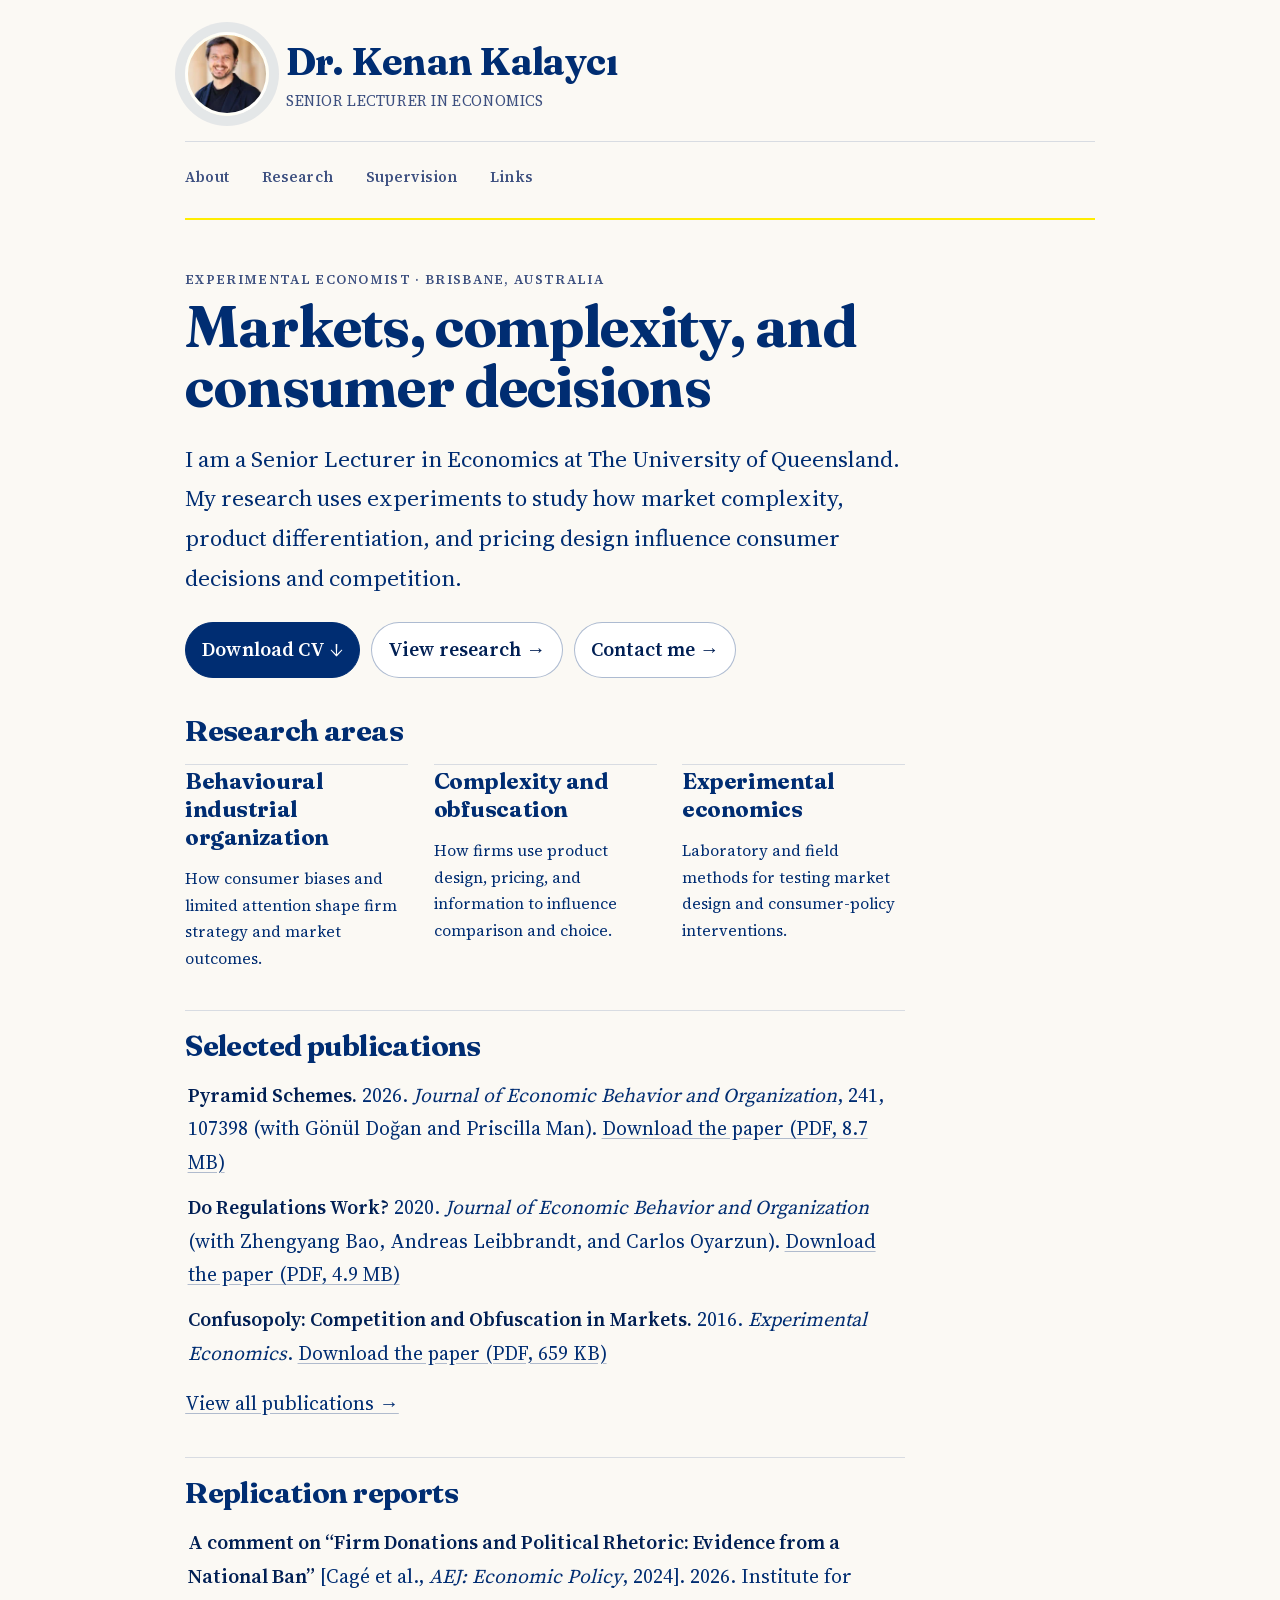
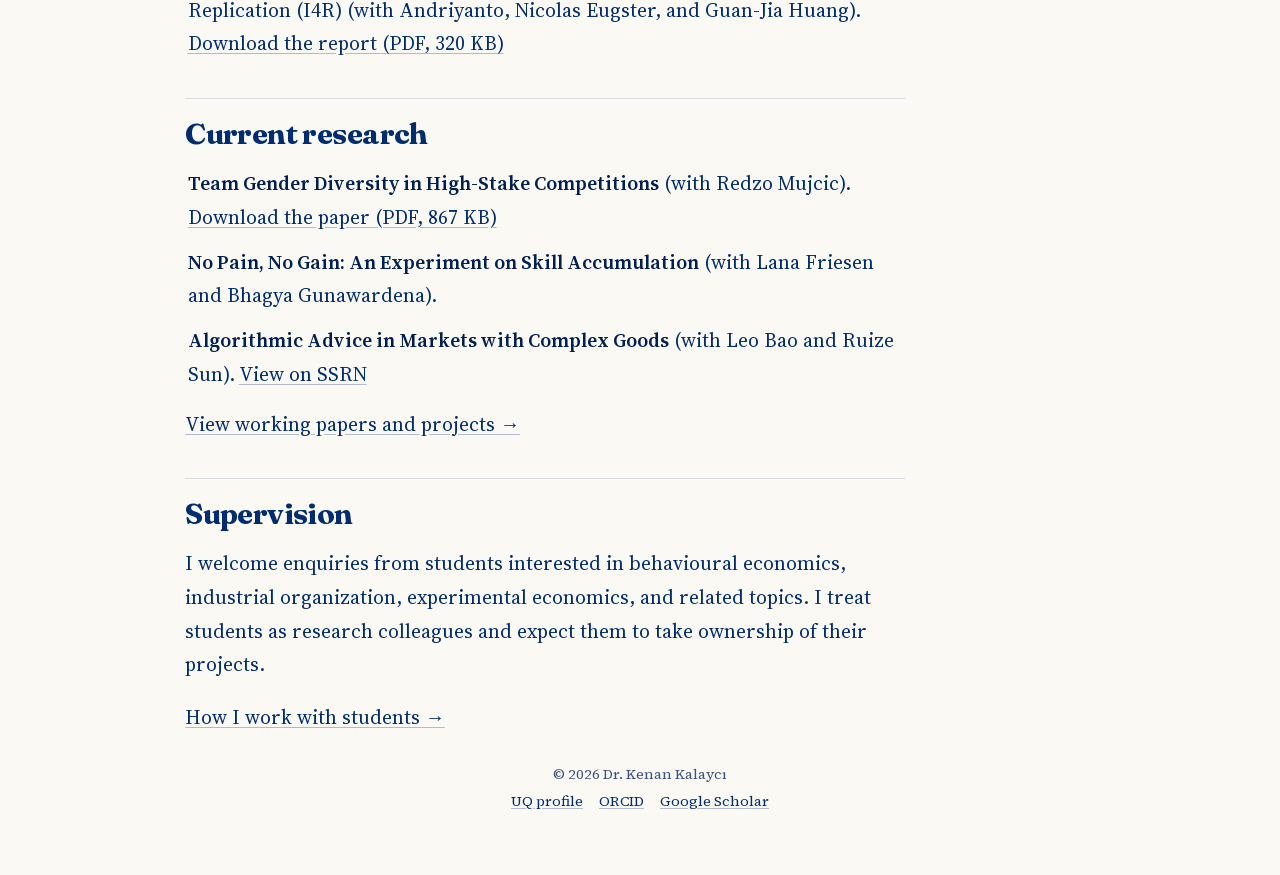
<file: index.html>
<!doctype html><html lang=en-au><head><meta name=generator content="Hugo 0.164.0"><meta charset=utf-8><meta name=viewport content="width=device-width,initial-scale=1"><meta name=description content="Dr Kenan Kalaycı is a Senior Lecturer in Economics at the University of Queensland researching behavioural industrial organization, consumer decision-making, and market design."><meta name=keywords content="experimental economics,behavioural economics,industrial organization,University of Queensland,Kenan Kalaycı"><meta name=author content="Dr. Kenan Kalaycı"><meta name=robots content="index,follow"><meta name=theme-color content="#002D72"><meta property="og:site_name" content="Dr. Kenan Kalaycı"><meta property="og:type" content="website"><meta property="og:title" content="Dr. Kenan Kalaycı"><meta property="og:description" content="Dr Kenan Kalaycı is a Senior Lecturer in Economics at the University of Queensland researching behavioural industrial organization, consumer decision-making, and market design."><meta property="og:url" content="https://kenankalayci.com/"><meta property="og:locale" content="en_AU"><meta property="og:image" content="https://kenankalayci.com/images/kenan-kalayci-social-card.jpg"><meta property="og:image:width" content="1200"><meta property="og:image:height" content="630"><meta property="og:image:alt" content="Dr Kenan Kalaycı — experimental economist at The University of Queensland"><meta name=twitter:card content="summary_large_image"><meta name=twitter:title content="Dr. Kenan Kalaycı"><meta name=twitter:description content="Dr Kenan Kalaycı is a Senior Lecturer in Economics at the University of Queensland researching behavioural industrial organization, consumer decision-making, and market design."><meta name=twitter:image content="https://kenankalayci.com/images/kenan-kalayci-social-card.jpg"><meta name=twitter:image:alt content="Dr Kenan Kalaycı — experimental economist at The University of Queensland"><meta name=twitter:site content="@Kalayci_Kenan"><meta name=twitter:creator content="@Kalayci_Kenan"><title>Dr. Kenan Kalaycı</title><link rel=canonical href=https://kenankalayci.com/><link rel=icon href=/favicon.svg type=image/svg+xml><link rel=alternate href=/index.xml type=application/rss+xml title="Dr. Kenan Kalaycı"><link rel=stylesheet href=/css/fonts.css><link rel=stylesheet href=/css/site.css><script type=application/ld+json>{"@context":"https://schema.org","@type":"Person","affiliation":{"@type":"CollegeOrUniversity","name":"The University of Queensland","url":"https://www.uq.edu.au/"},"alumniOf":{"@type":"CollegeOrUniversity","name":"Tilburg University"},"email":"k.kalayci@uq.edu.au","image":"https://kenankalayci.com/images/kenan-kalayci-social-card.jpg","jobTitle":"Senior Lecturer in Economics","knowsAbout":["experimental economics","behavioural economics","industrial organization","University of Queensland","Kenan Kalaycı"],"name":"Dr. Kenan Kalaycı","sameAs":["https://about.uq.edu.au/experts/2487","https://orcid.org/0000-0002-4815-7344","https://scholar.google.com.au/citations?user=eFCAIjYAAAAJ","https://au.linkedin.com/in/kenankalayci","https://twitter.com/Kalayci_Kenan"],"url":"https://kenankalayci.com/"}</script><script type=application/ld+json>{"@context":"https://schema.org","@type":"WebSite","inLanguage":"en-au","name":"Dr. Kenan Kalaycı","url":"https://kenankalayci.com/"}</script></head><body class="page-home page-kind-home"><a class=skip-link href=#main-content>Skip to content</a><div class=site-shell><header class=site-header><div class=site-identity><picture><source srcset=/images/profile_hu_29911c34159bf9a6.webp type=image/webp><img src=/images/profile_hu_1839dae0dc6f579f.jpg alt class=site-avatar width=84 height=84></picture><div class=site-identity-text><h1 class=site-title><a href=/>Dr. Kenan Kalaycı</a></h1><p class=site-tagline>Senior Lecturer in Economics</p></div></div><nav class=site-nav aria-label="Main navigation"><ul><li><a href=/about/>About</a></li><li><a href=/research/>Research</a></li><li><a href=/supervision/>Supervision</a></li><li><a href=/links-and-resources/>Links</a></li></ul></nav></header><main id=main-content class=site-main><article class="page-card home-card content-flow"><div class=home-intro><p class=eyebrow>Experimental economist · Brisbane, Australia</p><h2>Markets, complexity, and consumer decisions</h2><p class=home-lede>I am a Senior Lecturer in Economics at The University of Queensland. My research uses experiments to study how market complexity, product differentiation, and pricing design influence consumer decisions and competition.</p><p class=action-row><a class="button-link button-primary" href=/CV/KALAYCI_CV.pdf>Download CV <span aria-hidden=true>↓</span></a>
<a class=button-link href=/research/>View research <span aria-hidden=true>→</span></a>
<a class=button-link href=/about/#contact>Contact me <span aria-hidden=true>→</span></a></p></div><h2 id=research-areas>Research areas</h2><div class=research-areas><div><h3>Behavioural industrial organization</h3><p>How consumer biases and limited attention shape firm strategy and market outcomes.</p></div><div><h3>Complexity and obfuscation</h3><p>How firms use product design, pricing, and information to influence comparison and choice.</p></div><div><h3>Experimental economics</h3><p>Laboratory and field methods for testing market design and consumer-policy interventions.</p></div></div><h2 id=selected-publications>Selected publications</h2><ul><li><strong>Pyramid Schemes.</strong> 2026. <em>Journal of Economic Behavior and Organization</em>, 241, 107398 (with Gönül Doğan and Priscilla Man). <a href=/wp-content/uploads/2026/01/PyramidSchemes.pdf>Download the paper (PDF, 8.7 MB)</a></li><li><strong>Do Regulations Work?</strong> 2020. <em>Journal of Economic Behavior and Organization</em> (with Zhengyang Bao, Andreas Leibbrandt, and Carlos Oyarzun). <a href=/wp-content/uploads/2020/08/Bao_et_al_JEBO_2020.pdf>Download the paper (PDF, 4.9 MB)</a></li><li><strong>Confusopoly: Competition and Obfuscation in Markets.</strong> 2016. <em>Experimental Economics</em>. <a href=/wp-content/uploads/2013/06/Confusopoly_ExpEcon2015_Kalayci.pdf>Download the paper (PDF, 659 KB)</a></li></ul><p><a href=/research/#publications>View all publications →</a></p><h2 id=replication-reports>Replication reports</h2><ul><li><strong>A comment on &ldquo;Firm Donations and Political Rhetoric: Evidence from a National Ban&rdquo;</strong> [Cagé et al., <em>AEJ: Economic Policy</em>, 2024]. 2026. Institute for Replication (I4R) (with Andriyanto, Nicolas Eugster, and Guan-Jia Huang). <a href=/papers/I4R_Comment_Cage_et_al_2026.pdf>Download the report (PDF, 320 KB)</a></li></ul><h2 id=current-research>Current research</h2><ul><li><strong>Team Gender Diversity in High-Stake Competitions</strong> (with Redzo Mujcic). <a href=/papers/Team_Gender_Diversity.pdf>Download the paper (PDF, 867 KB)</a></li><li><strong>No Pain, No Gain: An Experiment on Skill Accumulation</strong> (with Lana Friesen and Bhagya Gunawardena).</li><li><strong>Algorithmic Advice in Markets with Complex Goods</strong> (with Leo Bao and Ruize Sun). <a href="https://papers.ssrn.com/sol3/papers.cfm?abstract_id=7107878" target=_blank rel="noopener noreferrer">View on SSRN</a></li></ul><p><a href=/research/#working-papers>View working papers and projects →</a></p><h2 id=supervision>Supervision</h2><p>I welcome enquiries from students interested in behavioural economics, industrial organization, experimental economics, and related topics. I treat students as research colleagues and expect them to take ownership of their projects.</p><p><a href=/supervision/>How I work with students →</a></p></article></main><footer class=site-footer><p>© 2026 Dr. Kenan Kalaycı</p><p class=footer-links><a href=https://about.uq.edu.au/experts/2487 target=_blank rel="noopener noreferrer">UQ profile</a>
<a href=https://orcid.org/0000-0002-4815-7344 target=_blank rel="noopener noreferrer">ORCID</a>
<a href="https://scholar.google.com.au/citations?user=eFCAIjYAAAAJ" target=_blank rel="noopener noreferrer">Google Scholar</a></p></footer></div></body></html>
</file>
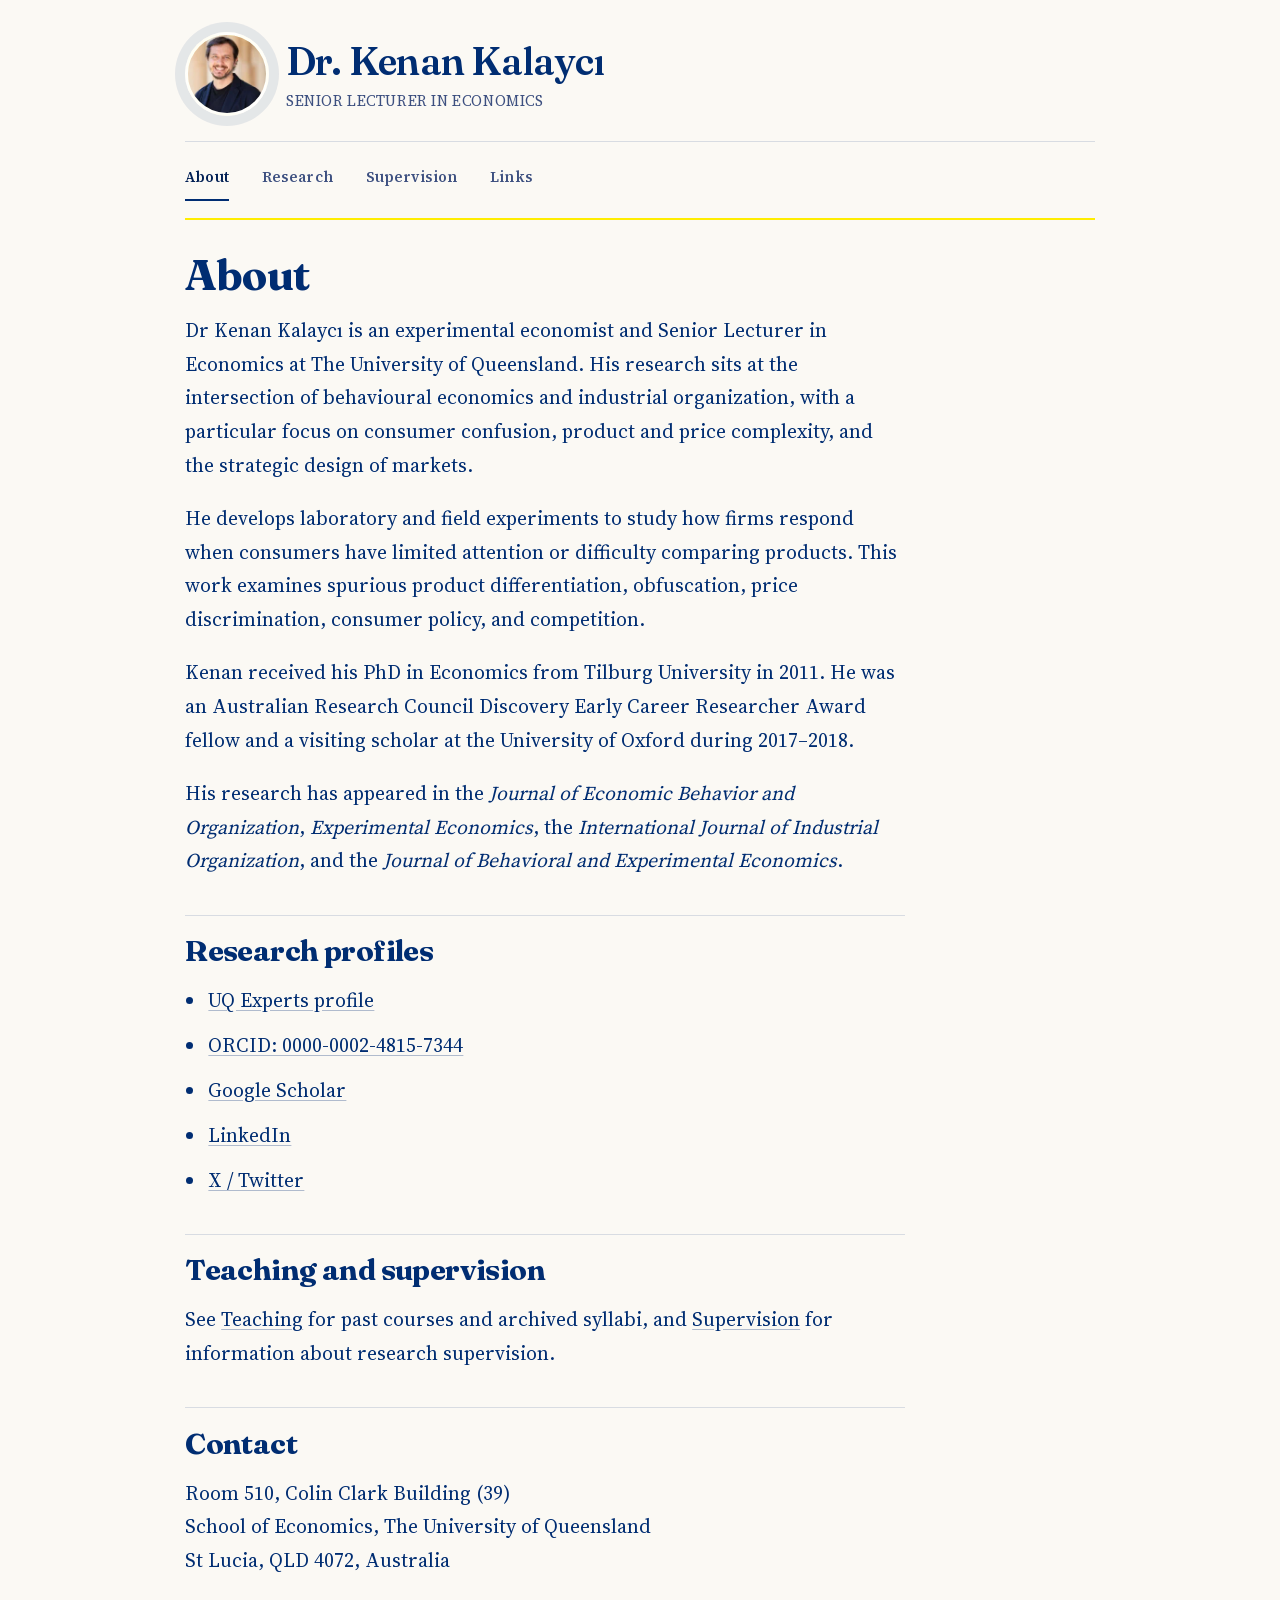
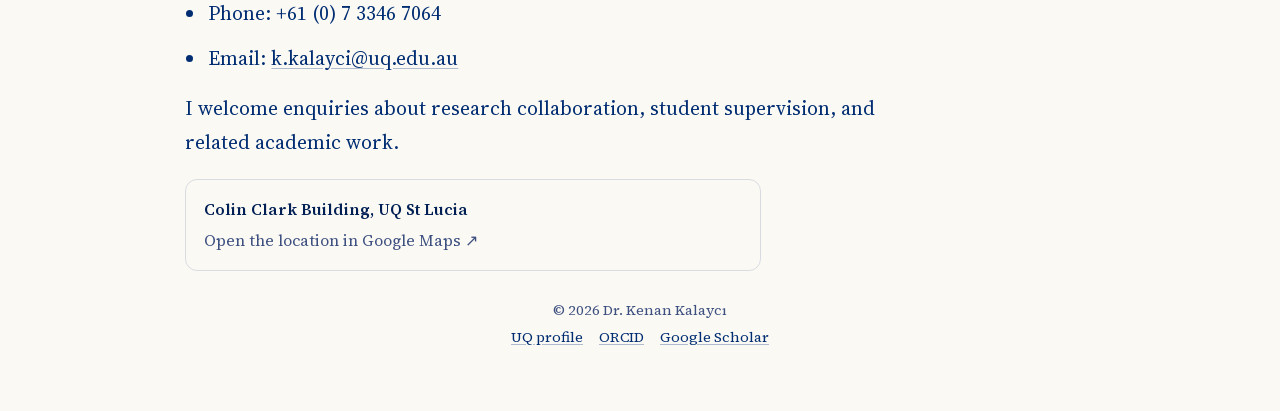
<file: about/index.html>
<!doctype html><html lang=en-au><head><meta charset=utf-8><meta name=viewport content="width=device-width,initial-scale=1"><meta name=description content="Biography, research interests, academic profiles, and contact details for Dr Kenan Kalaycı, experimental economist at The University of Queensland."><meta name=keywords content="experimental economics,behavioural economics,industrial organization,University of Queensland,Kenan Kalaycı"><meta name=author content="Dr. Kenan Kalaycı"><meta name=robots content="index,follow"><meta name=theme-color content="#002D72"><meta property="og:site_name" content="Dr. Kenan Kalaycı"><meta property="og:type" content="article"><meta property="og:title" content="About | Dr. Kenan Kalaycı"><meta property="og:description" content="Biography, research interests, academic profiles, and contact details for Dr Kenan Kalaycı, experimental economist at The University of Queensland."><meta property="og:url" content="https://kenankalayci.com/about/"><meta property="og:locale" content="en_AU"><meta property="og:image" content="https://kenankalayci.com/images/kenan-kalayci-social-card.jpg"><meta property="og:image:width" content="1200"><meta property="og:image:height" content="630"><meta property="og:image:alt" content="Dr Kenan Kalaycı — experimental economist at The University of Queensland"><meta name=twitter:card content="summary_large_image"><meta name=twitter:title content="About | Dr. Kenan Kalaycı"><meta name=twitter:description content="Biography, research interests, academic profiles, and contact details for Dr Kenan Kalaycı, experimental economist at The University of Queensland."><meta name=twitter:image content="https://kenankalayci.com/images/kenan-kalayci-social-card.jpg"><meta name=twitter:image:alt content="Dr Kenan Kalaycı — experimental economist at The University of Queensland"><meta name=twitter:site content="@Kalayci_Kenan"><meta name=twitter:creator content="@Kalayci_Kenan"><title>About | Dr. Kenan Kalaycı</title><link rel=canonical href=https://kenankalayci.com/about/><link rel=icon href=/favicon.svg type=image/svg+xml><link rel=alternate href=/index.xml type=application/rss+xml title="Dr. Kenan Kalaycı"><link rel=stylesheet href=/css/fonts.css><link rel=stylesheet href=/css/site.css><script type=application/ld+json>{"@context":"https://schema.org","@type":"Person","affiliation":{"@type":"CollegeOrUniversity","name":"The University of Queensland","url":"https://www.uq.edu.au/"},"alumniOf":{"@type":"CollegeOrUniversity","name":"Tilburg University"},"email":"k.kalayci@uq.edu.au","image":"https://kenankalayci.com/images/kenan-kalayci-social-card.jpg","jobTitle":"Senior Lecturer in Economics","knowsAbout":["experimental economics","behavioural economics","industrial organization","University of Queensland","Kenan Kalaycı"],"name":"Dr. Kenan Kalaycı","sameAs":["https://about.uq.edu.au/experts/2487","https://orcid.org/0000-0002-4815-7344","https://scholar.google.com.au/citations?user=eFCAIjYAAAAJ","https://au.linkedin.com/in/kenankalayci","https://twitter.com/Kalayci_Kenan"],"url":"https://kenankalayci.com/"}</script><script type=application/ld+json>{"@context":"https://schema.org","@type":"WebSite","inLanguage":"en-au","name":"Dr. Kenan Kalaycı","url":"https://kenankalayci.com/"}</script></head><body class=page-kind-page><a class=skip-link href=#main-content>Skip to content</a><div class=site-shell><header class=site-header><div class=site-identity><picture><source srcset=/images/profile_hu_29911c34159bf9a6.webp type=image/webp><img src=/images/profile_hu_1839dae0dc6f579f.jpg alt class=site-avatar width=84 height=84></picture><div class=site-identity-text><p class=site-title><a href=/>Dr. Kenan Kalaycı</a></p><p class=site-tagline>Senior Lecturer in Economics</p></div></div><nav class=site-nav aria-label="Main navigation"><ul><li><a href=/about/ class=active aria-current=page>About</a></li><li><a href=/research/>Research</a></li><li><a href=/supervision/>Supervision</a></li><li><a href=/links-and-resources/>Links</a></li></ul></nav></header><main id=main-content class=site-main><article class="page-card single-card content-flow"><h1>About</h1><p>Dr Kenan Kalaycı is an experimental economist and Senior Lecturer in Economics at The University of Queensland. His research sits at the intersection of behavioural economics and industrial organization, with a particular focus on consumer confusion, product and price complexity, and the strategic design of markets.</p><p>He develops laboratory and field experiments to study how firms respond when consumers have limited attention or difficulty comparing products. This work examines spurious product differentiation, obfuscation, price discrimination, consumer policy, and competition.</p><p>Kenan received his PhD in Economics from Tilburg University in 2011. He was an Australian Research Council Discovery Early Career Researcher Award fellow and a visiting scholar at the University of Oxford during 2017–2018.</p><p>His research has appeared in the <em>Journal of Economic Behavior and Organization</em>, <em>Experimental Economics</em>, the <em>International Journal of Industrial Organization</em>, and the <em>Journal of Behavioral and Experimental Economics</em>.</p><h2 id=research-profiles>Research profiles</h2><ul><li><a href=https://about.uq.edu.au/experts/2487 target=_blank rel="noopener noreferrer">UQ Experts profile</a></li><li><a href=https://orcid.org/0000-0002-4815-7344 target=_blank rel="noopener noreferrer">ORCID: 0000-0002-4815-7344</a></li><li><a href="https://scholar.google.com.au/citations?user=eFCAIjYAAAAJ" target=_blank rel="noopener noreferrer">Google Scholar</a></li><li><a href=https://au.linkedin.com/in/kenankalayci target=_blank rel="noopener noreferrer">LinkedIn</a></li><li><a href=https://twitter.com/Kalayci_Kenan target=_blank rel="noopener noreferrer">X / Twitter</a></li></ul><h2 id=teaching-and-supervision>Teaching and supervision</h2><p>See <a href=/teaching/>Teaching</a> for past courses and archived syllabi, and <a href=/supervision/>Supervision</a> for information about research supervision.</p><h2 id=contact>Contact</h2><p>Room 510, Colin Clark Building (39)<br>School of Economics, The University of Queensland<br>St Lucia, QLD 4072, Australia</p><ul><li>Phone: +61 (0) 7 3346 7064</li><li>Email: <a href=mailto:k.kalayci@uq.edu.au>k.kalayci@uq.edu.au</a></li></ul><p>I welcome enquiries about research collaboration, student supervision, and related academic work.</p><a class=location-card href=https://maps.app.goo.gl/T2TKuhYzvXQNzpRd8 target=_blank rel="noopener noreferrer"><strong>Colin Clark Building, UQ St Lucia</strong>
<span>Open the location in Google Maps <span aria-hidden=true>↗</span></span></a></article></main><footer class=site-footer><p>© 2026 Dr. Kenan Kalaycı</p><p class=footer-links><a href=https://about.uq.edu.au/experts/2487 target=_blank rel="noopener noreferrer">UQ profile</a>
<a href=https://orcid.org/0000-0002-4815-7344 target=_blank rel="noopener noreferrer">ORCID</a>
<a href="https://scholar.google.com.au/citations?user=eFCAIjYAAAAJ" target=_blank rel="noopener noreferrer">Google Scholar</a></p></footer></div></body></html>
</file>
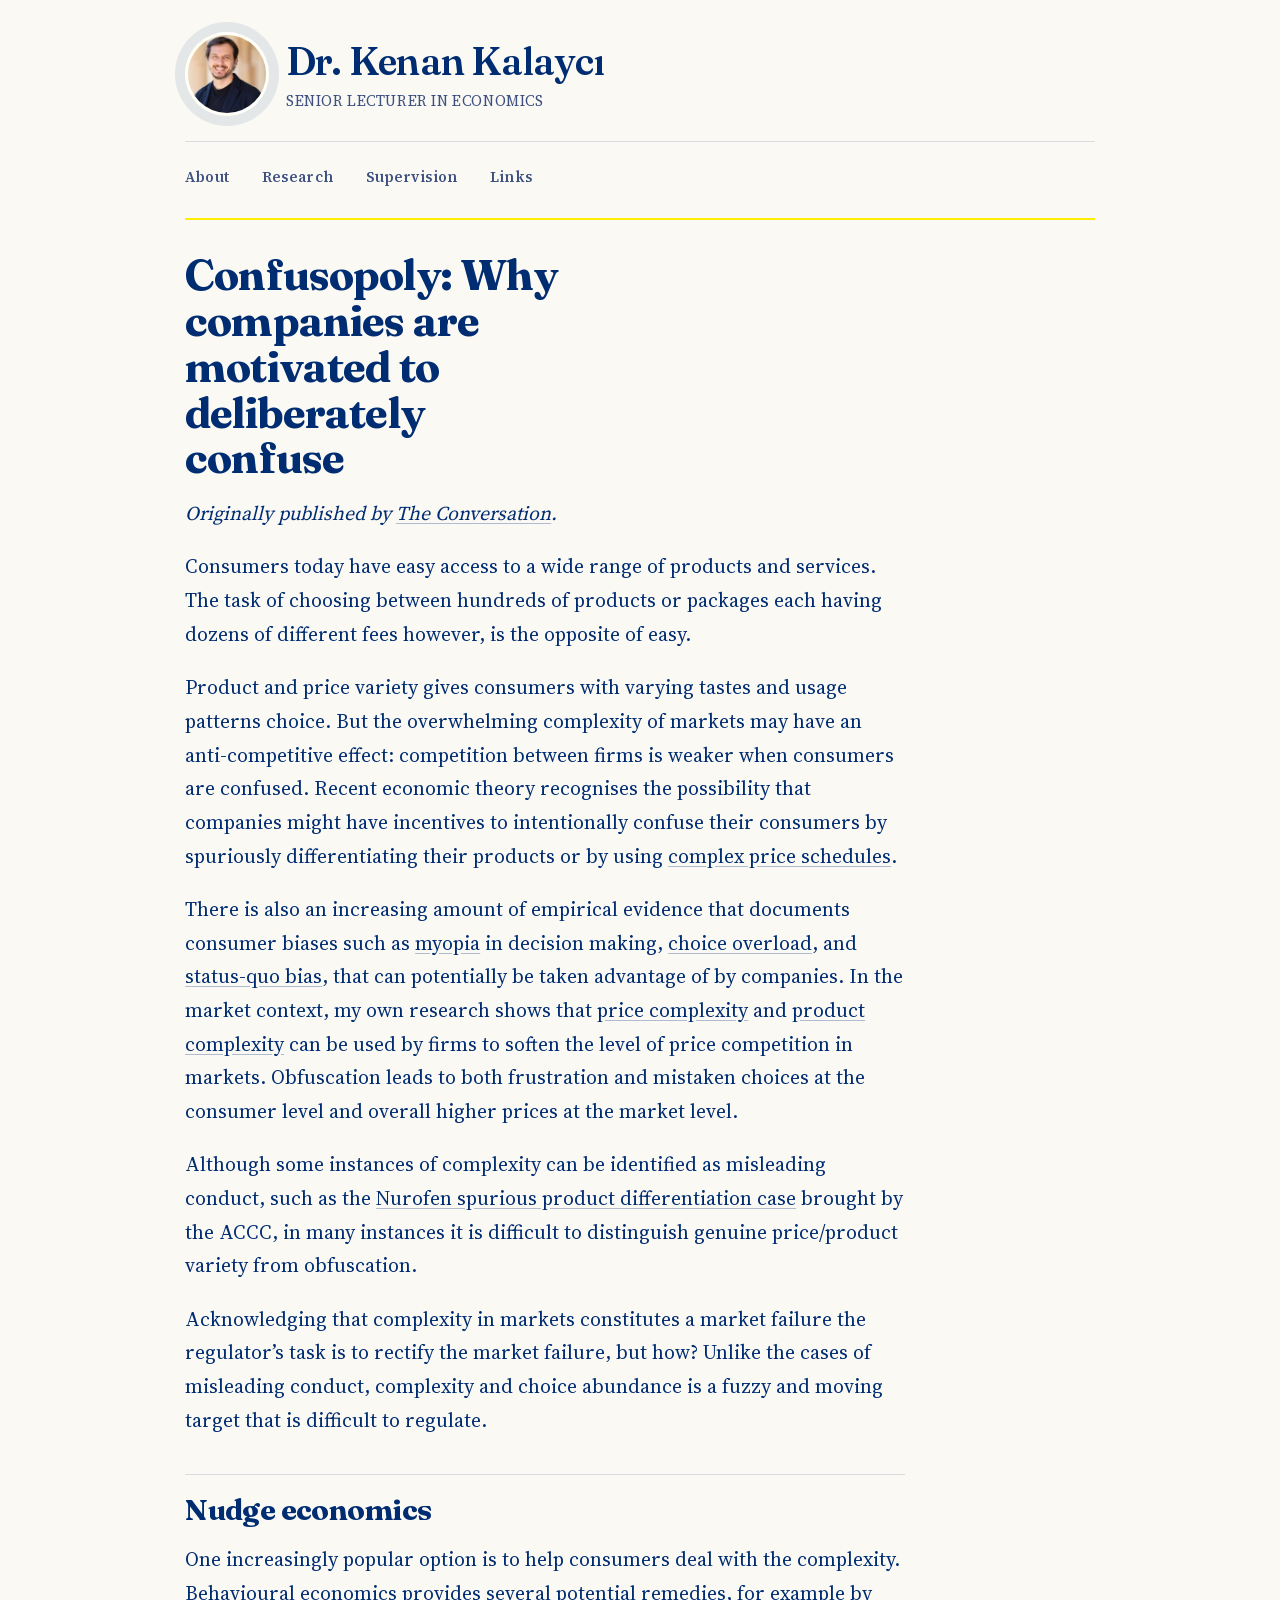
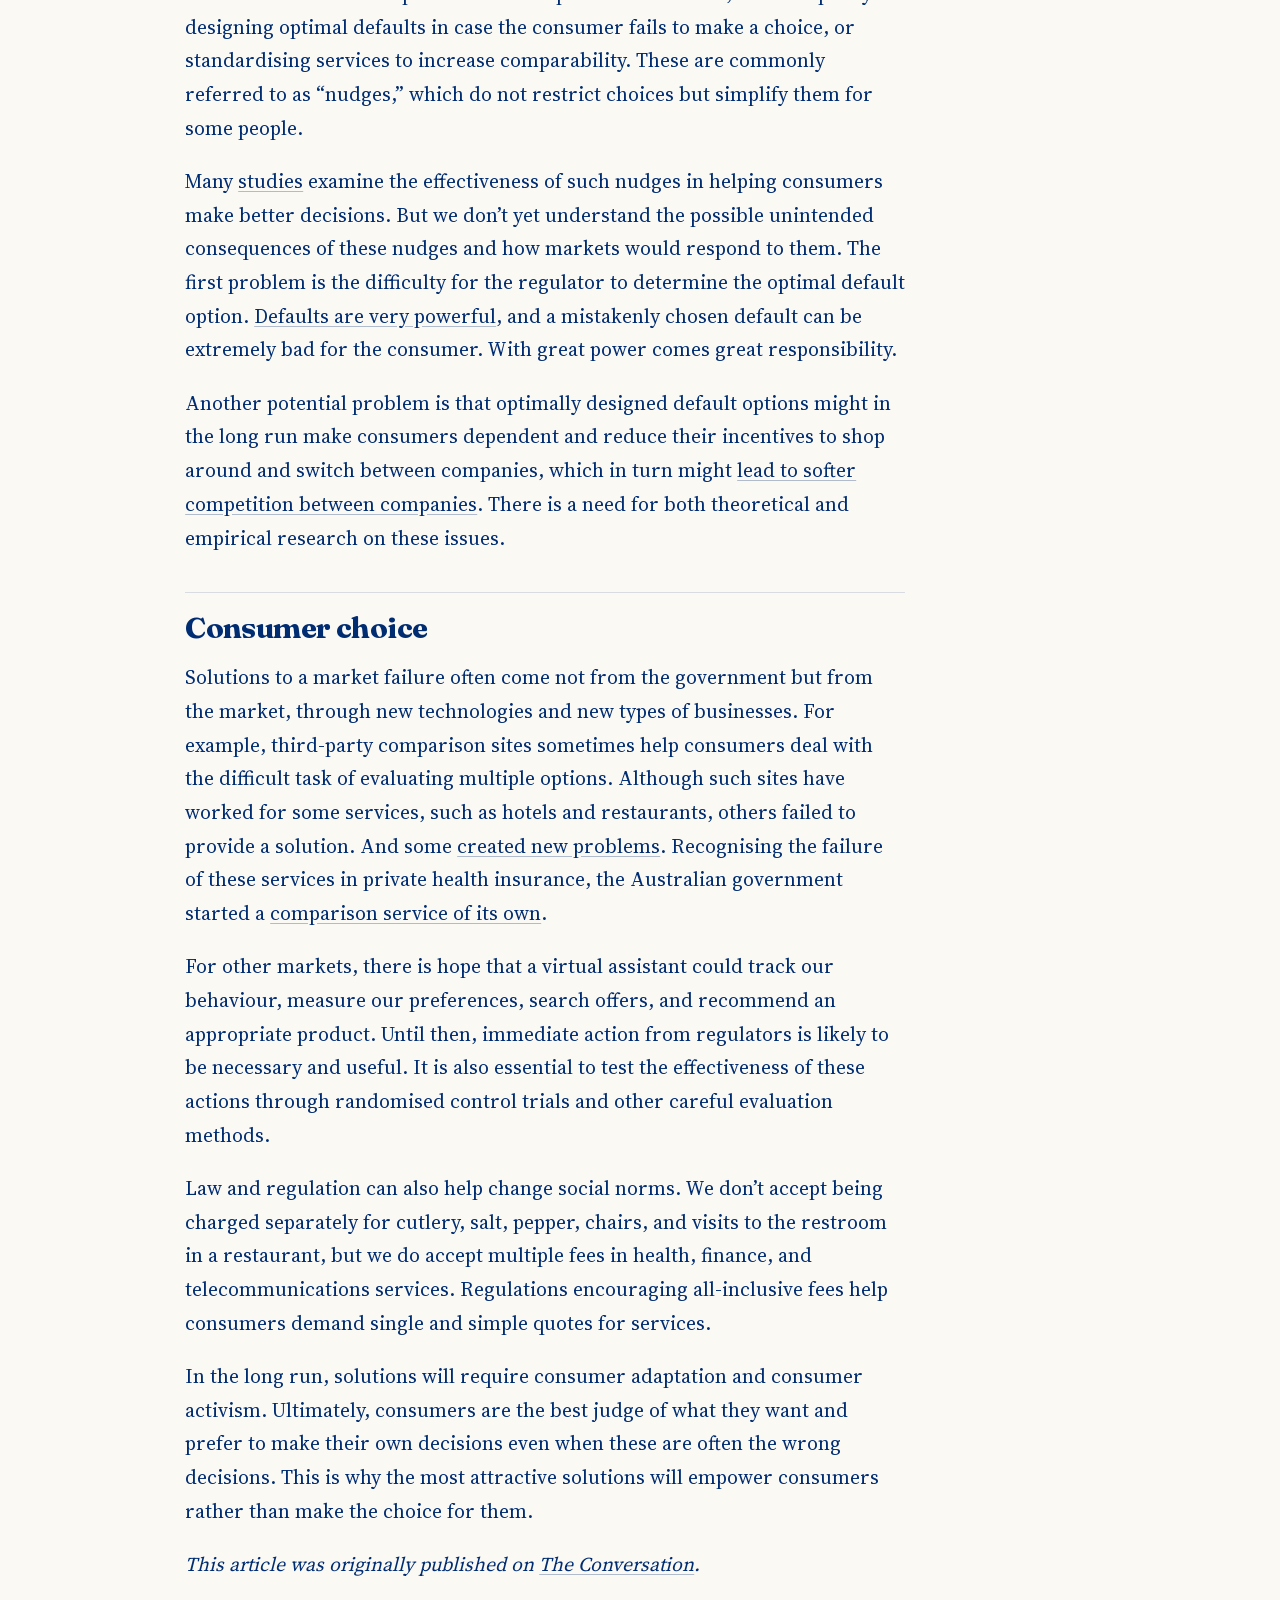
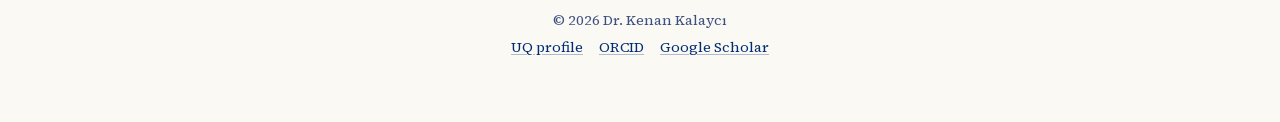
<file: confusopoly-why-companies-are-motivated-to-deliberately-confuse/index.html>
<!doctype html><html lang=en-au><head><meta charset=utf-8><meta name=viewport content="width=device-width,initial-scale=1"><meta name=description content="Why product and price complexity can weaken competition, confuse consumers, and create difficult challenges for market regulation."><meta name=keywords content="experimental economics,behavioural economics,industrial organization,University of Queensland,Kenan Kalaycı"><meta name=author content="Dr. Kenan Kalaycı"><meta name=robots content="index,follow"><meta name=theme-color content="#002D72"><meta property="og:site_name" content="Dr. Kenan Kalaycı"><meta property="og:type" content="article"><meta property="og:title" content="Confusopoly: Why companies are motivated to deliberately confuse | Dr. Kenan Kalaycı"><meta property="og:description" content="Why product and price complexity can weaken competition, confuse consumers, and create difficult challenges for market regulation."><meta property="og:url" content="https://kenankalayci.com/confusopoly-why-companies-are-motivated-to-deliberately-confuse/"><meta property="og:locale" content="en_AU"><meta property="og:image" content="https://kenankalayci.com/images/kenan-kalayci-social-card.jpg"><meta property="og:image:width" content="1200"><meta property="og:image:height" content="630"><meta property="og:image:alt" content="Dr Kenan Kalaycı — experimental economist at The University of Queensland"><meta name=twitter:card content="summary_large_image"><meta name=twitter:title content="Confusopoly: Why companies are motivated to deliberately confuse | Dr. Kenan Kalaycı"><meta name=twitter:description content="Why product and price complexity can weaken competition, confuse consumers, and create difficult challenges for market regulation."><meta name=twitter:image content="https://kenankalayci.com/images/kenan-kalayci-social-card.jpg"><meta name=twitter:image:alt content="Dr Kenan Kalaycı — experimental economist at The University of Queensland"><meta name=twitter:site content="@Kalayci_Kenan"><meta name=twitter:creator content="@Kalayci_Kenan"><title>Confusopoly: Why companies are motivated to deliberately confuse | Dr. Kenan Kalaycı</title><link rel=canonical href=https://kenankalayci.com/confusopoly-why-companies-are-motivated-to-deliberately-confuse/><link rel=icon href=/favicon.svg type=image/svg+xml><link rel=alternate href=/index.xml type=application/rss+xml title="Dr. Kenan Kalaycı"><link rel=stylesheet href=/css/fonts.css><link rel=stylesheet href=/css/site.css><script type=application/ld+json>{"@context":"https://schema.org","@type":"Person","affiliation":{"@type":"CollegeOrUniversity","name":"The University of Queensland","url":"https://www.uq.edu.au/"},"alumniOf":{"@type":"CollegeOrUniversity","name":"Tilburg University"},"email":"k.kalayci@uq.edu.au","image":"https://kenankalayci.com/images/kenan-kalayci-social-card.jpg","jobTitle":"Senior Lecturer in Economics","knowsAbout":["experimental economics","behavioural economics","industrial organization","University of Queensland","Kenan Kalaycı"],"name":"Dr. Kenan Kalaycı","sameAs":["https://about.uq.edu.au/experts/2487","https://orcid.org/0000-0002-4815-7344","https://scholar.google.com.au/citations?user=eFCAIjYAAAAJ","https://au.linkedin.com/in/kenankalayci","https://twitter.com/Kalayci_Kenan"],"url":"https://kenankalayci.com/"}</script><script type=application/ld+json>{"@context":"https://schema.org","@type":"WebSite","inLanguage":"en-au","name":"Dr. Kenan Kalaycı","url":"https://kenankalayci.com/"}</script></head><body class=page-kind-page><a class=skip-link href=#main-content>Skip to content</a><div class=site-shell><header class=site-header><div class=site-identity><picture><source srcset=/images/profile_hu_29911c34159bf9a6.webp type=image/webp><img src=/images/profile_hu_1839dae0dc6f579f.jpg alt class=site-avatar width=84 height=84></picture><div class=site-identity-text><p class=site-title><a href=/>Dr. Kenan Kalaycı</a></p><p class=site-tagline>Senior Lecturer in Economics</p></div></div><nav class=site-nav aria-label="Main navigation"><ul><li><a href=/about/>About</a></li><li><a href=/research/>Research</a></li><li><a href=/supervision/>Supervision</a></li><li><a href=/links-and-resources/>Links</a></li></ul></nav></header><main id=main-content class=site-main><article class="page-card single-card content-flow"><h1>Confusopoly: Why companies are motivated to deliberately confuse</h1><p><em>Originally published by <a href=https://theconversation.com/confusopoly-why-companies-are-motivated-to-deliberately-confuse-39563 target=_blank rel="noopener noreferrer">The Conversation</a>.</em></p><p>Consumers today have easy access to a wide range of products and services. The task of choosing between hundreds of products or packages each having dozens of different fees however, is the opposite of easy.</p><p>Product and price variety gives consumers with varying tastes and usage patterns choice. But the overwhelming complexity of markets may have an anti-competitive effect: competition between firms is weaker when consumers are confused. Recent economic theory recognises the possibility that companies might have incentives to intentionally confuse their consumers by spuriously differentiating their products or by using <a href=https://doi.org/10.1287/mnsc.2013.1716 target=_blank rel="noopener noreferrer">complex price schedules</a>.</p><p>There is also an increasing amount of empirical evidence that documents consumer biases such as <a href=https://web.archive.org/web/20160322164803/http://rady.ucsd.edu/faculty/directory/gneezy/pub/docs/risk-taking.pdf target=_blank rel="noopener noreferrer">myopia</a> in decision making, <a href=https://web.archive.org/web/20160307175147/http://www.prism.gatech.edu/~tbesedes3/besedes-breakdown.pdf target=_blank rel="noopener noreferrer">choice overload</a>, and <a href=https://doi.org/10.1257/jep.5.1.193 target=_blank rel="noopener noreferrer">status-quo bias</a>, that can potentially be taken advantage of by companies. In the market context, my own research shows that <a href=https://doi.org/10.1016/j.jebo.2015.01.001 target=_blank rel="noopener noreferrer">price complexity</a> and <a href=https://doi.org/10.1016/j.ijindorg.2010.06.004 target=_blank rel="noopener noreferrer">product complexity</a> can be used by firms to soften the level of price competition in markets. Obfuscation leads to both frustration and mistaken choices at the consumer level and overall higher prices at the market level.</p><p>Although some instances of complexity can be identified as misleading conduct, such as the <a href=https://www.accc.gov.au/media-release/accc-targets-alleged-false-and-misleading-nurofen-claims target=_blank rel="noopener noreferrer">Nurofen spurious product differentiation case</a> brought by the ACCC, in many instances it is difficult to distinguish genuine price/product variety from obfuscation.</p><p>Acknowledging that complexity in markets constitutes a market failure the regulator’s task is to rectify the market failure, but how? Unlike the cases of misleading conduct, complexity and choice abundance is a fuzzy and moving target that is difficult to regulate.</p><h2 id=nudge-economics>Nudge economics</h2><p>One increasingly popular option is to help consumers deal with the complexity. Behavioural economics provides several potential remedies, for example by designing optimal defaults in case the consumer fails to make a choice, or standardising services to increase comparability. These are commonly referred to as “nudges,” which do not restrict choices but simplify them for some people.</p><p>Many <a href="https://www.gov.uk/government/publications?departments%5B%5D=behavioural-insights-team" target=_blank rel="noopener noreferrer">studies</a> examine the effectiveness of such nudges in helping consumers make better decisions. But we don’t yet understand the possible unintended consequences of these nudges and how markets would respond to them. The first problem is the difficulty for the regulator to determine the optimal default option. <a href=https://doi.org/10.1162/003355301753265543 target=_blank rel="noopener noreferrer">Defaults are very powerful</a>, and a mistakenly chosen default can be extremely bad for the consumer. With great power comes great responsibility.</p><p>Another potential problem is that optimally designed default options might in the long run make consumers dependent and reduce their incentives to shop around and switch between companies, which in turn might <a href=https://web.archive.org/web/20150906033623/http://www.tau.ac.il/~rani/nudge.pdf target=_blank rel="noopener noreferrer">lead to softer competition between companies</a>. There is a need for both theoretical and empirical research on these issues.</p><h2 id=consumer-choice>Consumer choice</h2><p>Solutions to a market failure often come not from the government but from the market, through new technologies and new types of businesses. For example, third-party comparison sites sometimes help consumers deal with the difficult task of evaluating multiple options. Although such sites have worked for some services, such as hotels and restaurants, others failed to provide a solution. And some <a href=https://web.archive.org/web/20150414101329/http://www.news.com.au/finance/money/comparing-apples-with-apples-accc-warns-consumers-off-dodgy-comparison-sites/story-e6frfmci-1227139355910 target=_blank rel="noopener noreferrer">created new problems</a>. Recognising the failure of these services in private health insurance, the Australian government started a <a href=https://www.privatehealth.gov.au target=_blank rel="noopener noreferrer">comparison service of its own</a>.</p><p>For other markets, there is hope that a virtual assistant could track our behaviour, measure our preferences, search offers, and recommend an appropriate product. Until then, immediate action from regulators is likely to be necessary and useful. It is also essential to test the effectiveness of these actions through randomised control trials and other careful evaluation methods.</p><p>Law and regulation can also help change social norms. We don’t accept being charged separately for cutlery, salt, pepper, chairs, and visits to the restroom in a restaurant, but we do accept multiple fees in health, finance, and telecommunications services. Regulations encouraging all-inclusive fees help consumers demand single and simple quotes for services.</p><p>In the long run, solutions will require consumer adaptation and consumer activism. Ultimately, consumers are the best judge of what they want and prefer to make their own decisions even when these are often the wrong decisions. This is why the most attractive solutions will empower consumers rather than make the choice for them.</p><p><em>This article was originally published on <a href=https://theconversation.com/confusopoly-why-companies-are-motivated-to-deliberately-confuse-39563 target=_blank rel="noopener noreferrer">The Conversation</a>.</em></p></article></main><footer class=site-footer><p>© 2026 Dr. Kenan Kalaycı</p><p class=footer-links><a href=https://about.uq.edu.au/experts/2487 target=_blank rel="noopener noreferrer">UQ profile</a>
<a href=https://orcid.org/0000-0002-4815-7344 target=_blank rel="noopener noreferrer">ORCID</a>
<a href="https://scholar.google.com.au/citations?user=eFCAIjYAAAAJ" target=_blank rel="noopener noreferrer">Google Scholar</a></p></footer></div></body></html>
</file>
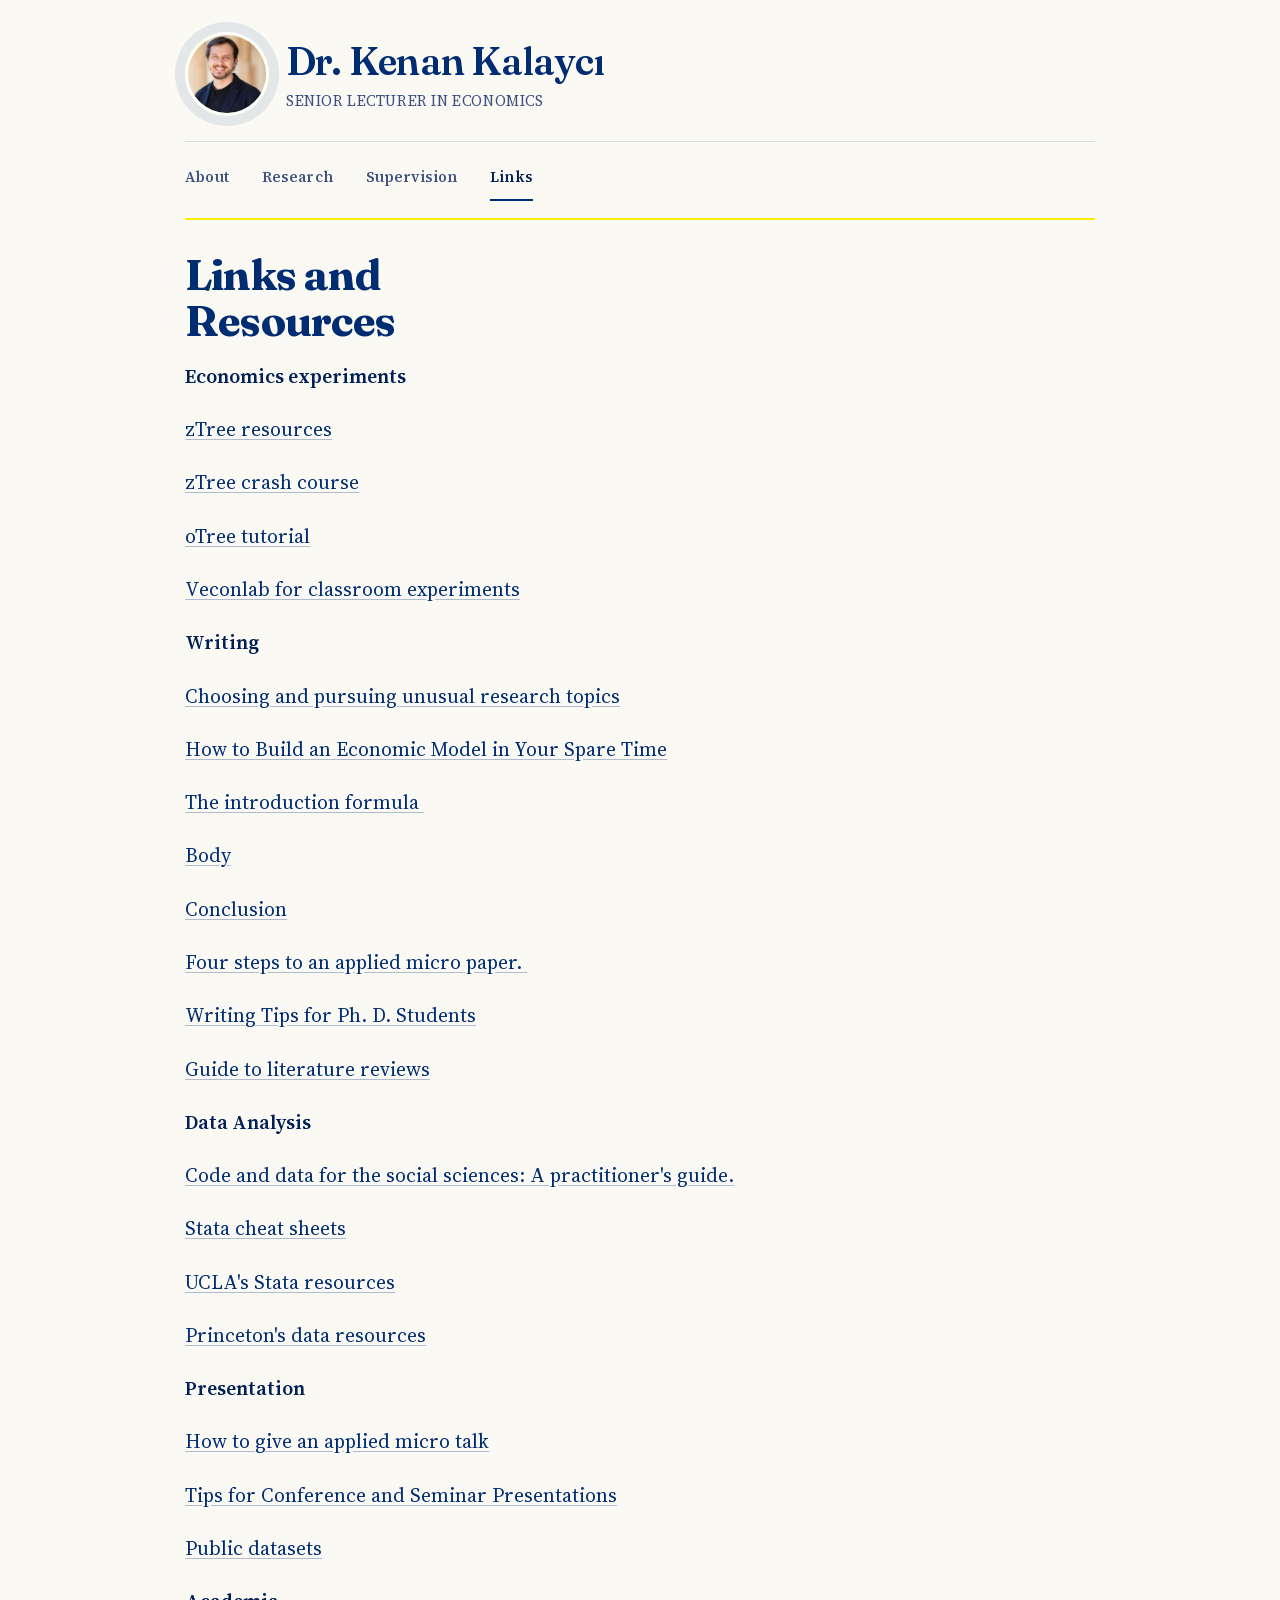
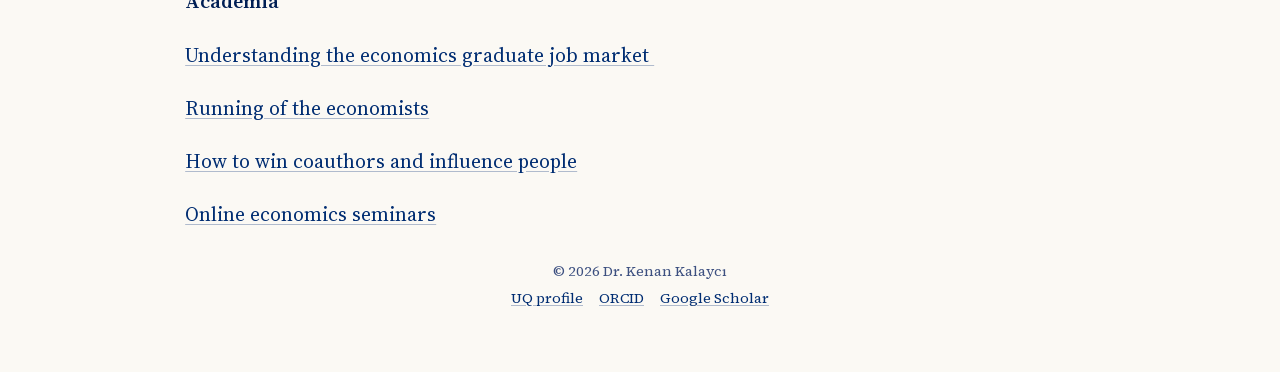
<file: links-and-resources/index.html>
<!doctype html><html lang=en-au><head><meta charset=utf-8><meta name=viewport content="width=device-width,initial-scale=1"><meta name=description content="Economics experiments
zTree resources
zTree crash course
oTree tutorial
Veconlab for classroom experiments
Writing
Choosing and pursuing unusual research topics …"><meta name=keywords content="experimental economics,behavioural economics,industrial organization,University of Queensland,Kenan Kalaycı"><meta name=author content="Dr. Kenan Kalaycı"><meta name=robots content="index,follow"><meta name=theme-color content="#002D72"><meta property="og:site_name" content="Dr. Kenan Kalaycı"><meta property="og:type" content="article"><meta property="og:title" content="Links and Resources | Dr. Kenan Kalaycı"><meta property="og:description" content="Economics experiments
zTree resources
zTree crash course
oTree tutorial
Veconlab for classroom experiments
Writing
Choosing and pursuing unusual research topics …"><meta property="og:url" content="https://kenankalayci.com/links-and-resources/"><meta property="og:locale" content="en_AU"><meta property="og:image" content="https://kenankalayci.com/images/kenan-kalayci-social-card.jpg"><meta property="og:image:width" content="1200"><meta property="og:image:height" content="630"><meta property="og:image:alt" content="Dr Kenan Kalaycı — experimental economist at The University of Queensland"><meta name=twitter:card content="summary_large_image"><meta name=twitter:title content="Links and Resources | Dr. Kenan Kalaycı"><meta name=twitter:description content="Economics experiments
zTree resources
zTree crash course
oTree tutorial
Veconlab for classroom experiments
Writing
Choosing and pursuing unusual research topics …"><meta name=twitter:image content="https://kenankalayci.com/images/kenan-kalayci-social-card.jpg"><meta name=twitter:image:alt content="Dr Kenan Kalaycı — experimental economist at The University of Queensland"><meta name=twitter:site content="@Kalayci_Kenan"><meta name=twitter:creator content="@Kalayci_Kenan"><title>Links and Resources | Dr. Kenan Kalaycı</title><link rel=canonical href=https://kenankalayci.com/links-and-resources/><link rel=icon href=/favicon.svg type=image/svg+xml><link rel=alternate href=/index.xml type=application/rss+xml title="Dr. Kenan Kalaycı"><link rel=stylesheet href=/css/fonts.css><link rel=stylesheet href=/css/site.css><script type=application/ld+json>{"@context":"https://schema.org","@type":"Person","affiliation":{"@type":"CollegeOrUniversity","name":"The University of Queensland","url":"https://www.uq.edu.au/"},"alumniOf":{"@type":"CollegeOrUniversity","name":"Tilburg University"},"email":"k.kalayci@uq.edu.au","image":"https://kenankalayci.com/images/kenan-kalayci-social-card.jpg","jobTitle":"Senior Lecturer in Economics","knowsAbout":["experimental economics","behavioural economics","industrial organization","University of Queensland","Kenan Kalaycı"],"name":"Dr. Kenan Kalaycı","sameAs":["https://about.uq.edu.au/experts/2487","https://orcid.org/0000-0002-4815-7344","https://scholar.google.com.au/citations?user=eFCAIjYAAAAJ","https://au.linkedin.com/in/kenankalayci","https://twitter.com/Kalayci_Kenan"],"url":"https://kenankalayci.com/"}</script><script type=application/ld+json>{"@context":"https://schema.org","@type":"WebSite","inLanguage":"en-au","name":"Dr. Kenan Kalaycı","url":"https://kenankalayci.com/"}</script></head><body class=page-kind-page><a class=skip-link href=#main-content>Skip to content</a><div class=site-shell><header class=site-header><div class=site-identity><picture><source srcset=/images/profile_hu_29911c34159bf9a6.webp type=image/webp><img src=/images/profile_hu_1839dae0dc6f579f.jpg alt class=site-avatar width=84 height=84></picture><div class=site-identity-text><p class=site-title><a href=/>Dr. Kenan Kalaycı</a></p><p class=site-tagline>Senior Lecturer in Economics</p></div></div><nav class=site-nav aria-label="Main navigation"><ul><li><a href=/about/>About</a></li><li><a href=/research/>Research</a></li><li><a href=/supervision/>Supervision</a></li><li><a href=/links-and-resources/ class=active aria-current=page>Links</a></li></ul></nav></header><main id=main-content class=site-main><article class="page-card single-card content-flow"><h1>Links and Resources</h1><p><strong>Economics experiments</strong></p><p><a href=https://www.ereuben.net/teach/index.html target=_blank rel="noopener noreferrer">zTree resources</a></p><p><a href=https://sites.google.com/site/ztreenotes/lecturenotes target=_blank rel="noopener noreferrer">zTree crash course</a></p><p><a href=https://otree.readthedocs.io/en/latest/tutorial/intro.html target=_blank rel="noopener noreferrer">oTree tutorial</a></p><p><a href=https://veconlab.econ.virginia.edu/admin.htm target=_blank rel="noopener noreferrer">Veconlab for classroom experiments</a></p><p><strong>Writing</strong></p><p><a href=https://web.stanford.edu/~niederle/ResearchTopic.pdf target=_blank rel="noopener noreferrer">Choosing and pursuing unusual research topics</a></p><p><a href=https://journals.sagepub.com/doi/full/10.1177/0569434515627089 target=_blank rel="noopener noreferrer">How to Build an Economic Model in Your Spare Time</a></p><p><a href=https://blogs.ubc.ca/khead/research/research-advice/formula target=_blank rel="noopener noreferrer">The introduction formula </a></p><p><a href=https://marcfbellemare.com/wordpress/12797 target=_blank rel="noopener noreferrer">Body</a></p><p><a href=https://marcfbellemare.com/wordpress/12060 target=_blank rel="noopener noreferrer">Conclusion</a></p><p><a href=https://www.brown.edu/research/shapiro/pdfs/foursteps.pdf target=_blank rel="noopener noreferrer">Four steps to an applied micro paper. </a></p><p><a href=https://static1.squarespace.com/static/5e6033a4ea02d801f37e15bb/t/5eda74919c44fa5f87452697/1591374993570/phd_paper_writing.pdf target=_blank rel="noopener noreferrer">Writing Tips for Ph. D. Students</a></p><p><a href=https://my.uq.edu.au/files/11020/guide-literature-review-research-students.pdf target=_blank rel="noopener noreferrer">Guide to literature reviews</a></p><p><strong>Data Analysis</strong></p><p><a href=https://web.stanford.edu/~gentzkow/research/CodeAndData.pdf target=_blank rel="noopener noreferrer">Code and data for the social sciences: A practitioner's guide.</a></p><p><a href=https://geocenter.github.io/StataTraining/portfolio/01_resource/ target=_blank rel="noopener noreferrer">Stata cheat sheets</a></p><p><a href=https://stats.idre.ucla.edu/stata/ target=_blank rel="noopener noreferrer">UCLA's Stata resources</a></p><p><a href=https://library.princeton.edu/dss/training target=_blank rel="noopener noreferrer">Princeton's data resources</a></p><p><strong>Presentation</strong></p><p><a href=https://www.brown.edu/research/shapiro/pdfs/applied_micro_slides.pdf target=_blank rel="noopener noreferrer">How to give an applied micro talk</a></p><p><a href=https://marcfbellemare.com/wordpress/10053 target=_blank rel="noopener noreferrer">Tips for Conference and Seminar Presentations</a></p><p><a href="https://docs.google.com/spreadsheets/d/1pfP1ip1MbAP-a9DRKDfAYI_FIe2DaZ0bRLGpNn4P6PE/edit#gid=0" target=_blank rel="noopener noreferrer">Public datasets</a></p><p><strong>Academia</strong></p><p><a href=https://www.aeaweb.org/resources/students/grad-prep/job-market target=_blank rel="noopener noreferrer">Understanding the economics graduate job market </a></p><p><a href="https://www.youtube.com/watch?v=-JoJ-vfkx9g&amp;feature=youtu.be" target=_blank rel="noopener noreferrer">Running of the economists</a></p><p><a href=https://docs.google.com/document/d/1E8rryh-gj1IzsxNT_Sd29-SrzaKFMFIbG7v-e5KkzOs/edit target=_blank rel="noopener noreferrer">How to win coauthors and influence people</a></p><p><a href=https://www.aeaweb.org/resources/online-seminars target=_blank rel="noopener noreferrer">Online economics seminars</a></p></article></main><footer class=site-footer><p>© 2026 Dr. Kenan Kalaycı</p><p class=footer-links><a href=https://about.uq.edu.au/experts/2487 target=_blank rel="noopener noreferrer">UQ profile</a>
<a href=https://orcid.org/0000-0002-4815-7344 target=_blank rel="noopener noreferrer">ORCID</a>
<a href="https://scholar.google.com.au/citations?user=eFCAIjYAAAAJ" target=_blank rel="noopener noreferrer">Google Scholar</a></p></footer></div></body></html>
</file>
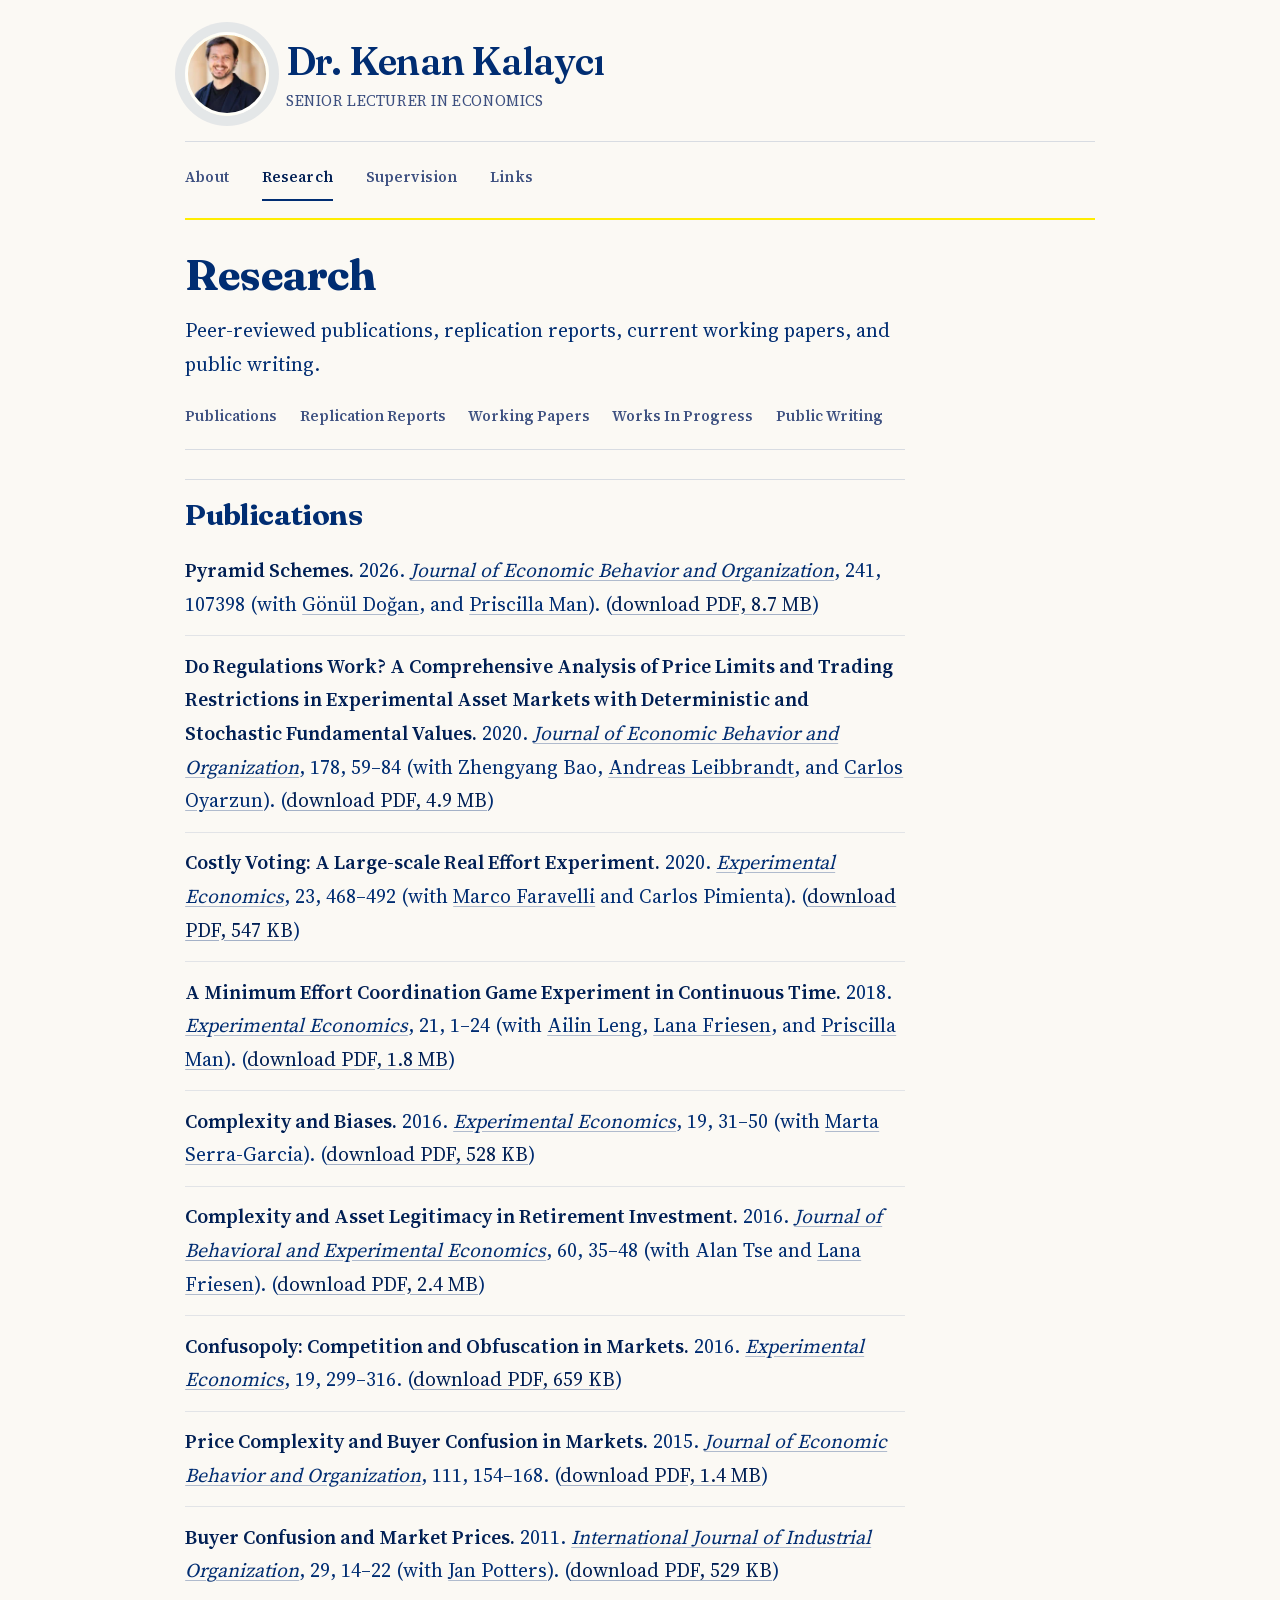
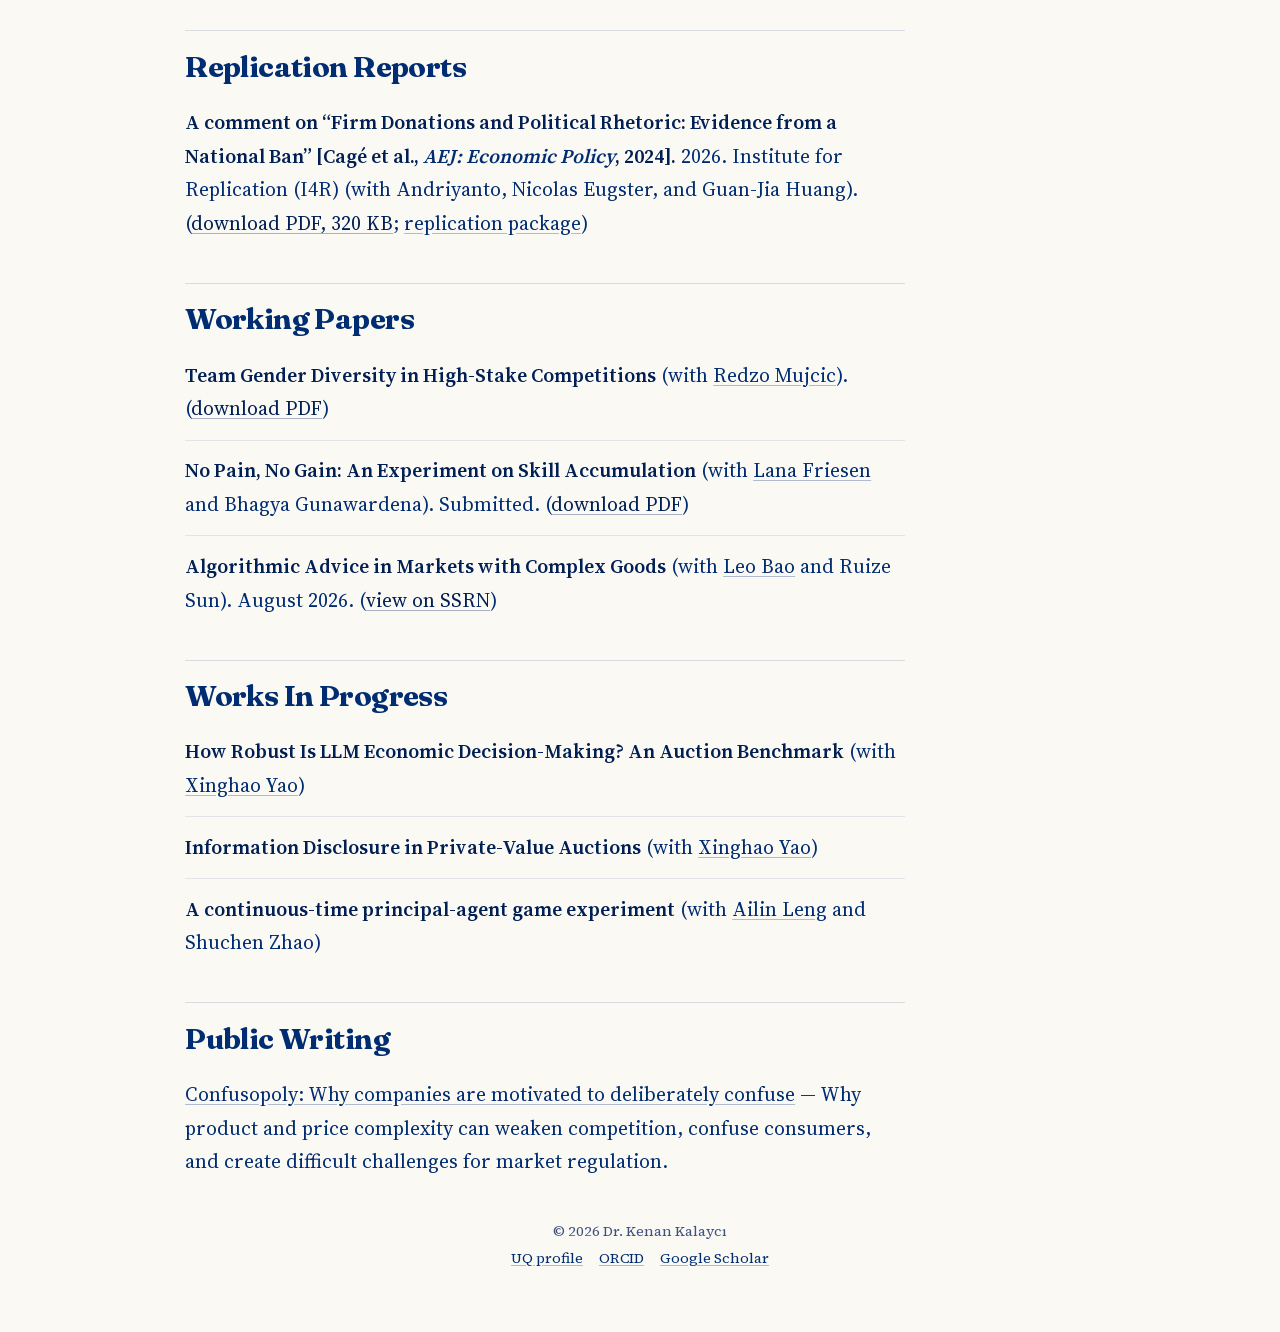
<file: research/index.html>
<!doctype html><html lang=en-au><head><meta charset=utf-8><meta name=viewport content="width=device-width,initial-scale=1"><meta name=description content="Peer-reviewed publications, replication reports, working papers, and public writing by Dr Kenan Kalaycı, experimental economist at The University of Queensland."><meta name=keywords content="experimental economics,behavioural economics,industrial organization,University of Queensland,Kenan Kalaycı"><meta name=author content="Dr. Kenan Kalaycı"><meta name=robots content="index,follow"><meta name=theme-color content="#002D72"><meta property="og:site_name" content="Dr. Kenan Kalaycı"><meta property="og:type" content="article"><meta property="og:title" content="Research | Dr. Kenan Kalaycı"><meta property="og:description" content="Peer-reviewed publications, replication reports, working papers, and public writing by Dr Kenan Kalaycı, experimental economist at The University of Queensland."><meta property="og:url" content="https://kenankalayci.com/research/"><meta property="og:locale" content="en_AU"><meta property="og:image" content="https://kenankalayci.com/images/kenan-kalayci-social-card.jpg"><meta property="og:image:width" content="1200"><meta property="og:image:height" content="630"><meta property="og:image:alt" content="Dr Kenan Kalaycı — experimental economist at The University of Queensland"><meta name=twitter:card content="summary_large_image"><meta name=twitter:title content="Research | Dr. Kenan Kalaycı"><meta name=twitter:description content="Peer-reviewed publications, replication reports, working papers, and public writing by Dr Kenan Kalaycı, experimental economist at The University of Queensland."><meta name=twitter:image content="https://kenankalayci.com/images/kenan-kalayci-social-card.jpg"><meta name=twitter:image:alt content="Dr Kenan Kalaycı — experimental economist at The University of Queensland"><meta name=twitter:site content="@Kalayci_Kenan"><meta name=twitter:creator content="@Kalayci_Kenan"><title>Research | Dr. Kenan Kalaycı</title><link rel=canonical href=https://kenankalayci.com/research/><link rel=icon href=/favicon.svg type=image/svg+xml><link rel=alternate href=/index.xml type=application/rss+xml title="Dr. Kenan Kalaycı"><link rel=stylesheet href=/css/fonts.css><link rel=stylesheet href=/css/site.css><script type=application/ld+json>{"@context":"https://schema.org","@type":"Person","affiliation":{"@type":"CollegeOrUniversity","name":"The University of Queensland","url":"https://www.uq.edu.au/"},"alumniOf":{"@type":"CollegeOrUniversity","name":"Tilburg University"},"email":"k.kalayci@uq.edu.au","image":"https://kenankalayci.com/images/kenan-kalayci-social-card.jpg","jobTitle":"Senior Lecturer in Economics","knowsAbout":["experimental economics","behavioural economics","industrial organization","University of Queensland","Kenan Kalaycı"],"name":"Dr. Kenan Kalaycı","sameAs":["https://about.uq.edu.au/experts/2487","https://orcid.org/0000-0002-4815-7344","https://scholar.google.com.au/citations?user=eFCAIjYAAAAJ","https://au.linkedin.com/in/kenankalayci","https://twitter.com/Kalayci_Kenan"],"url":"https://kenankalayci.com/"}</script><script type=application/ld+json>{"@context":"https://schema.org","@type":"WebSite","inLanguage":"en-au","name":"Dr. Kenan Kalaycı","url":"https://kenankalayci.com/"}</script></head><body class=page-kind-page><a class=skip-link href=#main-content>Skip to content</a><div class=site-shell><header class=site-header><div class=site-identity><picture><source srcset=/images/profile_hu_29911c34159bf9a6.webp type=image/webp><img src=/images/profile_hu_1839dae0dc6f579f.jpg alt class=site-avatar width=84 height=84></picture><div class=site-identity-text><p class=site-title><a href=/>Dr. Kenan Kalaycı</a></p><p class=site-tagline>Senior Lecturer in Economics</p></div></div><nav class=site-nav aria-label="Main navigation"><ul><li><a href=/about/>About</a></li><li><a href=/research/ class=active aria-current=page>Research</a></li><li><a href=/supervision/>Supervision</a></li><li><a href=/links-and-resources/>Links</a></li></ul></nav></header><main id=main-content class=site-main><article class="page-card single-card content-flow research-card"><h1>Research</h1><p>Peer-reviewed publications, replication reports, current working papers, and public writing.</p><nav class=section-jump aria-label="Sections on this page"><a href=#publications>Publications</a>
<a href=#replication-reports>Replication Reports</a>
<a href=#working-papers>Working Papers</a>
<a href=#works-in-progress>Works In Progress</a>
<a href=#public-writing>Public Writing</a></nav><section class="research-collection research-collection-publications"><h2 id=publications>Publications</h2><ol class="citation-list citation-list-ordered"><li><strong>Pyramid Schemes.</strong> 2026. <em><a href=https://doi.org/10.1016/j.jebo.2025.107398 target=_blank rel="noopener noreferrer">Journal of Economic Behavior and Organization</a></em>, 241, 107398 (with <a href=https://sites.google.com/site/gonuldoganligtvoet/ target=_blank rel="noopener noreferrer">Gönül Doğan</a>, and <a href=https://economics.uq.edu.au/profile/10140/priscilla-man target=_blank rel="noopener noreferrer">Priscilla Man</a>). (<a href=/wp-content/uploads/2026/01/PyramidSchemes.pdf>download PDF, 8.7 MB</a>)</li><li><strong>Do Regulations Work? A Comprehensive Analysis of Price Limits and Trading Restrictions in Experimental Asset Markets with Deterministic and Stochastic Fundamental Values.</strong> 2020. <em><a href=https://doi.org/10.1016/j.jebo.2020.07.012 target=_blank rel="noopener noreferrer">Journal of Economic Behavior and Organization</a></em>, 178, 59–84 (with Zhengyang Bao, <a href=https://sites.google.com/site/leibbrandt/ target=_blank rel="noopener noreferrer">Andreas Leibbrandt</a>, and <a href=https://about.uq.edu.au/experts/2608 target=_blank rel="noopener noreferrer">Carlos Oyarzun</a>). (<a href=/wp-content/uploads/2020/08/Bao_et_al_JEBO_2020.pdf>download PDF, 4.9 MB</a>)</li><li><strong>Costly Voting: A Large-scale Real Effort Experiment.</strong> 2020. <em><a href=https://doi.org/10.1007/s10683-019-09620-3 target=_blank rel="noopener noreferrer">Experimental Economics</a></em>, 23, 468–492 (with <a href=https://sites.google.com/site/marcofaravelliecon/ target=_blank rel="noopener noreferrer">Marco Faravelli</a> and Carlos Pimienta). (<a href=/wp-content/uploads/2017/07/FKP_2017_08_22.pdf>download PDF, 547 KB</a>)</li><li><strong>A Minimum Effort Coordination Game Experiment in Continuous Time.</strong> 2018. <em><a href=https://doi.org/10.1007/s10683-017-9550-3 target=_blank rel="noopener noreferrer">Experimental Economics</a></em>, 21, 1–24 (with <a href=https://sites.google.com/site/ailinlenguq/home target=_blank rel="noopener noreferrer">Ailin Leng</a>, <a href=https://about.uq.edu.au/experts/1802 target=_blank rel="noopener noreferrer">Lana Friesen</a>, and <a href=https://economics.uq.edu.au/profile/10140/priscilla-man target=_blank rel="noopener noreferrer">Priscilla Man</a>). (<a href=/wp-content/uploads/2013/06/Ailin_continuous_minimum_29_Jan_2016_submitted.pdf>download PDF, 1.8 MB</a>)</li><li><strong>Complexity and Biases.</strong> 2016. <em><a href=https://doi.org/10.1007/s10683-015-9434-3 target=_blank rel="noopener noreferrer">Experimental Economics</a></em>, 19, 31–50 (with <a href=https://sites.google.com/site/martaserragarcia/ target=_blank rel="noopener noreferrer">Marta Serra-Garcia</a>). (<a href=/wp-content/uploads/2013/06/Complexityandbiases_ExpEcon2015_KalayciSerraGarcia.pdf>download PDF, 528 KB</a>)</li><li><strong>Complexity and Asset Legitimacy in Retirement Investment.</strong> 2016. <em><a href=https://doi.org/10.1016/j.socec.2015.12.001 target=_blank rel="noopener noreferrer">Journal of Behavioral and Experimental Economics</a></em>, 60, 35–48 (with Alan Tse and <a href=https://about.uq.edu.au/experts/1802 target=_blank rel="noopener noreferrer">Lana Friesen</a>). (<a href=/wp-content/uploads/2013/06/Retirement_JBehExpEcon2016_Tse_etal.pdf>download PDF, 2.4 MB</a>)</li><li><strong>Confusopoly: Competition and Obfuscation in Markets.</strong> 2016. <em><a href=https://doi.org/10.1007/s10683-015-9438-z target=_blank rel="noopener noreferrer">Experimental Economics</a></em>, 19, 299–316. (<a href=/wp-content/uploads/2013/06/Confusopoly_ExpEcon2015_Kalayci.pdf>download PDF, 659 KB</a>)</li><li><strong>Price Complexity and Buyer Confusion in Markets.</strong> 2015. <em><a href=https://doi.org/10.1016/j.jebo.2015.01.001 target=_blank rel="noopener noreferrer">Journal of Economic Behavior and Organization</a></em>, 111, 154–168. (<a href=/wp-content/uploads/2013/06/PriceComplexity_JEBO2015_Kalayci.pdf>download PDF, 1.4 MB</a>)</li><li><strong>Buyer Confusion and Market Prices.</strong> 2011. <em><a href=https://doi.org/10.1016/j.ijindorg.2010.06.004 target=_blank rel="noopener noreferrer">International Journal of Industrial Organization</a></em>, 29, 14–22 (with <a href=https://sites.google.com/site/jjmpotters/home target=_blank rel="noopener noreferrer">Jan Potters</a>). (<a href=/wp-content/uploads/2013/06/BuyerConfusion_IJIO_2011_KalayciPotters.pdf>download PDF, 529 KB</a>)</li></ol></section><section class="research-collection research-collection-replication"><h2 id=replication-reports>Replication Reports</h2><ol class="citation-list citation-list-ordered"><li><strong>A comment on &ldquo;Firm Donations and Political Rhetoric: Evidence from a National Ban&rdquo; [Cagé et al., <em>AEJ: Economic Policy</em>, 2024].</strong> 2026. Institute for Replication (I4R) (with Andriyanto, Nicolas Eugster, and Guan-Jia Huang). (<a href=/papers/I4R_Comment_Cage_et_al_2026.pdf>download PDF, 320 KB</a>; <a href=https://github.com/kenankalayci/ReplicationGames_Cageetal_2024 target=_blank rel="noopener noreferrer">replication package</a>)</li></ol></section><section class="research-collection research-collection-working-papers"><h2 id=working-papers>Working Papers</h2><ul class="citation-list citation-list-unordered"><li><p><strong>Team Gender Diversity in High-Stake Competitions</strong> (with <a href=https://www.wbs.ac.uk/about/person/redzo-mujcic target=_blank rel="noopener noreferrer">Redzo Mujcic</a>). (<a href=/papers/Team_Gender_Diversity.pdf>download PDF</a>)</p></li><li><p><strong>No Pain, No Gain: An Experiment on Skill Accumulation</strong> (with <a href=https://economics.uq.edu.au/profile/9550/lana-friesen target=_blank rel="noopener noreferrer">Lana Friesen</a> and Bhagya Gunawardena). Submitted. (<a href=https://economics.uq.edu.au/files/54088/Gunawardena_Friesen_Kalayci_v1%20-%2012-09-2025-1.pdf target=_blank rel="noopener noreferrer">download PDF</a>)</p></li><li><p><strong>Algorithmic Advice in Markets with Complex Goods</strong> (with <a href=https://research.monash.edu/en/persons/leo-bao/ target=_blank rel="noopener noreferrer">Leo Bao</a> and Ruize Sun). August 2026. (<a href="https://papers.ssrn.com/sol3/papers.cfm?abstract_id=7107878" target=_blank rel="noopener noreferrer">view on SSRN</a>)</p></li></ul></section><section class="research-collection research-collection-in-progress"><h2 id=works-in-progress>Works In Progress</h2><ul class="citation-list citation-list-unordered"><li><p><strong>How Robust Is LLM Economic Decision-Making? An Auction Benchmark</strong> (with <a href=https://xinghaoyao.github.io/ target=_blank rel="noopener noreferrer">Xinghao Yao</a>)</p></li><li><p><strong>Information Disclosure in Private-Value Auctions</strong> (with <a href=https://xinghaoyao.github.io/ target=_blank rel="noopener noreferrer">Xinghao Yao</a>)</p></li><li><p><strong>A continuous-time principal-agent game experiment</strong> (with <a href=https://sites.google.com/site/ailinlenguq/home target=_blank rel="noopener noreferrer">Ailin Leng</a> and Shuchen Zhao)</p></li></ul></section><section class="research-collection research-collection-writing"><h2 id=public-writing>Public Writing</h2><ul class="citation-list citation-list-unordered"><li><a href=/confusopoly-why-companies-are-motivated-to-deliberately-confuse/>Confusopoly: Why companies are motivated to deliberately confuse</a> — Why product and price complexity can weaken competition, confuse consumers, and create difficult challenges for market regulation.</li></ul></section></article></main><footer class=site-footer><p>© 2026 Dr. Kenan Kalaycı</p><p class=footer-links><a href=https://about.uq.edu.au/experts/2487 target=_blank rel="noopener noreferrer">UQ profile</a>
<a href=https://orcid.org/0000-0002-4815-7344 target=_blank rel="noopener noreferrer">ORCID</a>
<a href="https://scholar.google.com.au/citations?user=eFCAIjYAAAAJ" target=_blank rel="noopener noreferrer">Google Scholar</a></p></footer></div></body></html>
</file>
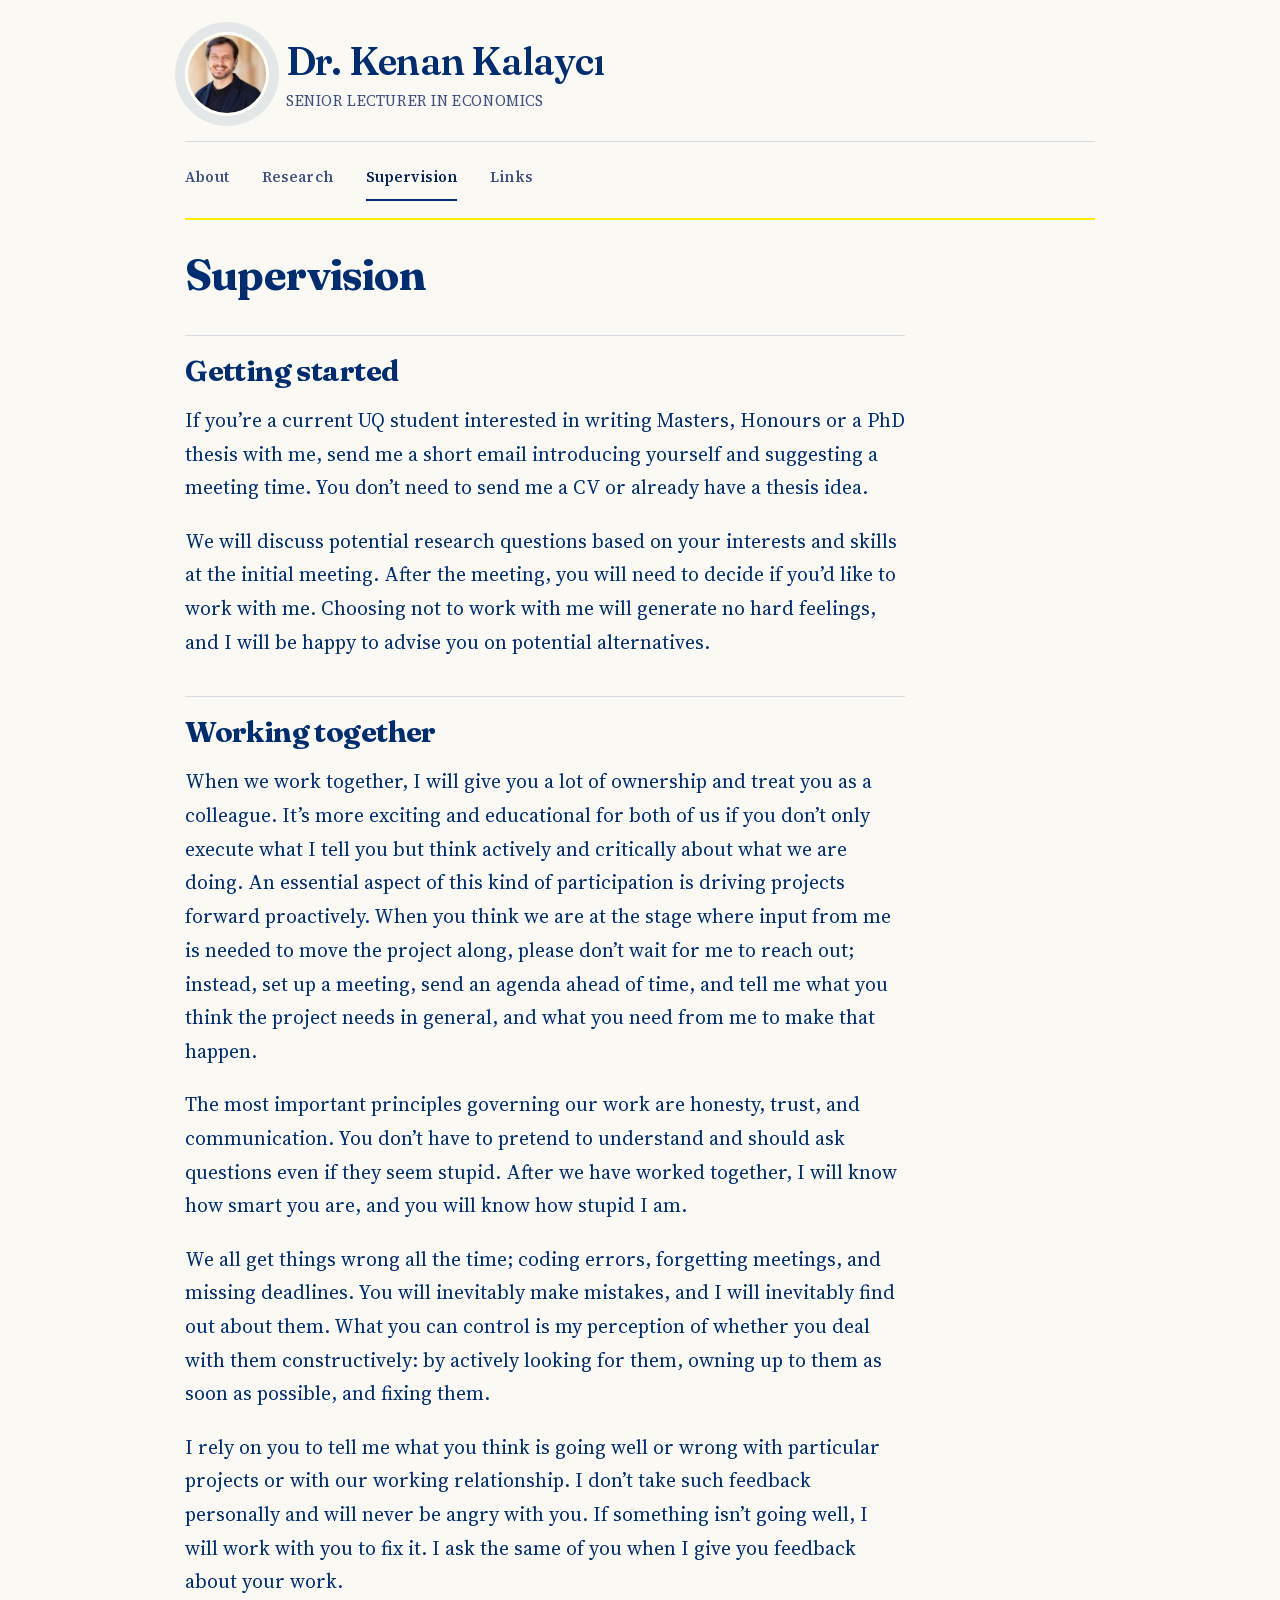
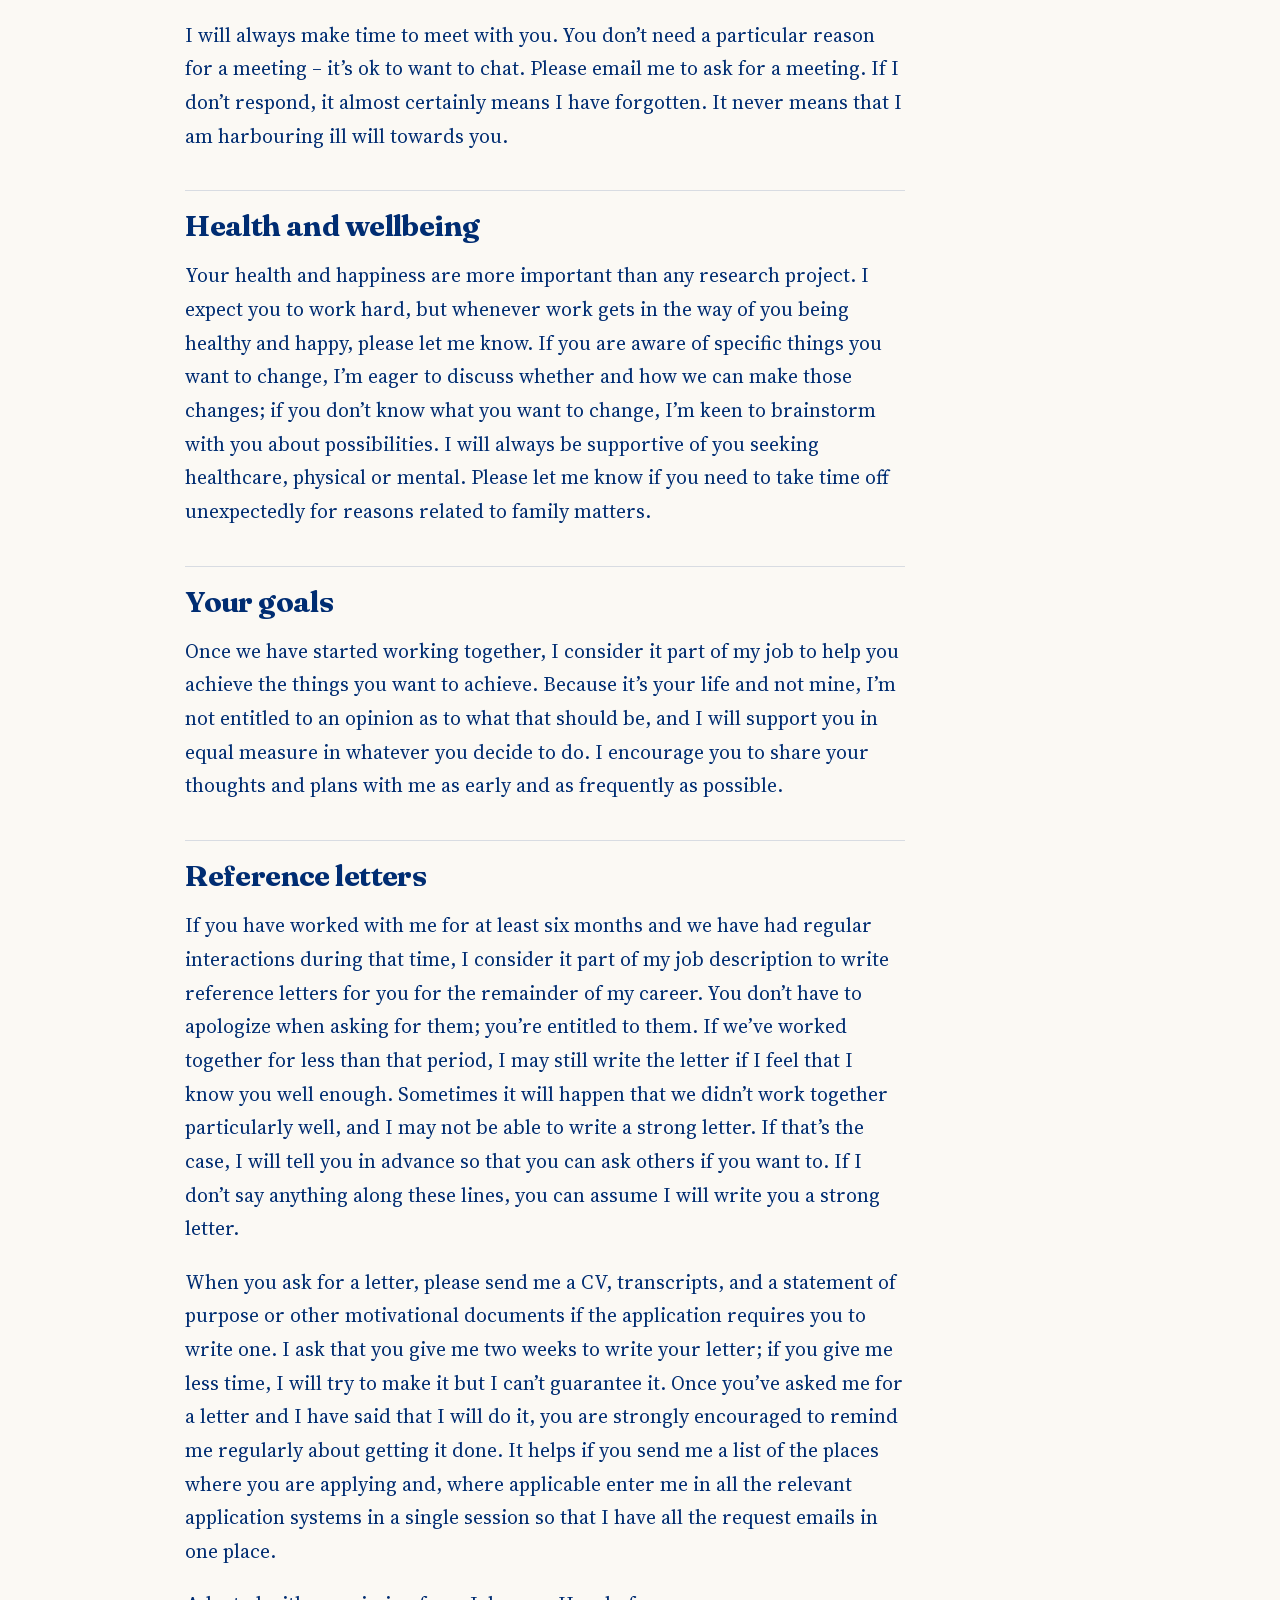
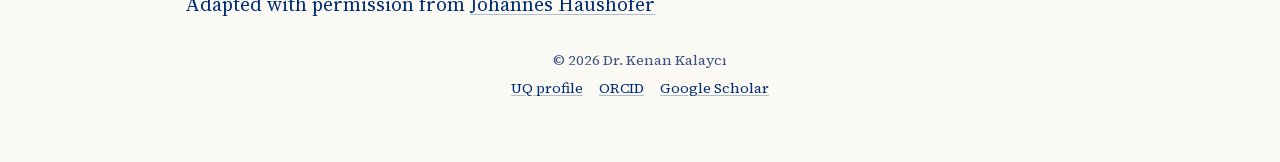
<file: supervision/index.html>
<!doctype html><html lang=en-au><head><meta charset=utf-8><meta name=viewport content="width=device-width,initial-scale=1"><meta name=description content="Getting started If you’re a current UQ student interested in writing Masters, Honours or a PhD thesis with me, send me a short email introducing yourself and …"><meta name=keywords content="experimental economics,behavioural economics,industrial organization,University of Queensland,Kenan Kalaycı"><meta name=author content="Dr. Kenan Kalaycı"><meta name=robots content="index,follow"><meta name=theme-color content="#002D72"><meta property="og:site_name" content="Dr. Kenan Kalaycı"><meta property="og:type" content="article"><meta property="og:title" content="Supervision | Dr. Kenan Kalaycı"><meta property="og:description" content="Getting started If you’re a current UQ student interested in writing Masters, Honours or a PhD thesis with me, send me a short email introducing yourself and …"><meta property="og:url" content="https://kenankalayci.com/supervision/"><meta property="og:locale" content="en_AU"><meta property="og:image" content="https://kenankalayci.com/images/kenan-kalayci-social-card.jpg"><meta property="og:image:width" content="1200"><meta property="og:image:height" content="630"><meta property="og:image:alt" content="Dr Kenan Kalaycı — experimental economist at The University of Queensland"><meta name=twitter:card content="summary_large_image"><meta name=twitter:title content="Supervision | Dr. Kenan Kalaycı"><meta name=twitter:description content="Getting started If you’re a current UQ student interested in writing Masters, Honours or a PhD thesis with me, send me a short email introducing yourself and …"><meta name=twitter:image content="https://kenankalayci.com/images/kenan-kalayci-social-card.jpg"><meta name=twitter:image:alt content="Dr Kenan Kalaycı — experimental economist at The University of Queensland"><meta name=twitter:site content="@Kalayci_Kenan"><meta name=twitter:creator content="@Kalayci_Kenan"><title>Supervision | Dr. Kenan Kalaycı</title><link rel=canonical href=https://kenankalayci.com/supervision/><link rel=icon href=/favicon.svg type=image/svg+xml><link rel=alternate href=/index.xml type=application/rss+xml title="Dr. Kenan Kalaycı"><link rel=stylesheet href=/css/fonts.css><link rel=stylesheet href=/css/site.css><script type=application/ld+json>{"@context":"https://schema.org","@type":"Person","affiliation":{"@type":"CollegeOrUniversity","name":"The University of Queensland","url":"https://www.uq.edu.au/"},"alumniOf":{"@type":"CollegeOrUniversity","name":"Tilburg University"},"email":"k.kalayci@uq.edu.au","image":"https://kenankalayci.com/images/kenan-kalayci-social-card.jpg","jobTitle":"Senior Lecturer in Economics","knowsAbout":["experimental economics","behavioural economics","industrial organization","University of Queensland","Kenan Kalaycı"],"name":"Dr. Kenan Kalaycı","sameAs":["https://about.uq.edu.au/experts/2487","https://orcid.org/0000-0002-4815-7344","https://scholar.google.com.au/citations?user=eFCAIjYAAAAJ","https://au.linkedin.com/in/kenankalayci","https://twitter.com/Kalayci_Kenan"],"url":"https://kenankalayci.com/"}</script><script type=application/ld+json>{"@context":"https://schema.org","@type":"WebSite","inLanguage":"en-au","name":"Dr. Kenan Kalaycı","url":"https://kenankalayci.com/"}</script></head><body class=page-kind-page><a class=skip-link href=#main-content>Skip to content</a><div class=site-shell><header class=site-header><div class=site-identity><picture><source srcset=/images/profile_hu_29911c34159bf9a6.webp type=image/webp><img src=/images/profile_hu_1839dae0dc6f579f.jpg alt class=site-avatar width=84 height=84></picture><div class=site-identity-text><p class=site-title><a href=/>Dr. Kenan Kalaycı</a></p><p class=site-tagline>Senior Lecturer in Economics</p></div></div><nav class=site-nav aria-label="Main navigation"><ul><li><a href=/about/>About</a></li><li><a href=/research/>Research</a></li><li><a href=/supervision/ class=active aria-current=page>Supervision</a></li><li><a href=/links-and-resources/>Links</a></li></ul></nav></header><main id=main-content class=site-main><article class="page-card single-card content-flow"><h1>Supervision</h1><h2 id=getting-started>Getting started</h2><p>If you’re a current UQ student interested in writing Masters, Honours or a PhD thesis with me, send me a short email introducing yourself and suggesting a meeting time. You don’t need to send me a CV or already have a thesis idea.</p><p>We will discuss potential research questions based on your interests and skills at the initial meeting. After the meeting, you will need to decide if you’d like to work with me. Choosing not to work with me will generate no hard feelings, and I will be happy to advise you on potential alternatives.</p><h2 id=working-together>Working together</h2><p>When we work together, I will give you a lot of ownership and treat you as a colleague. It’s more exciting and educational for both of us if you don’t only execute what I tell you but think actively and critically about what we are doing. An essential aspect of this kind of participation is driving projects forward proactively. When you think we are at the stage where input from me is needed to move the project along, please don’t wait for me to reach out; instead, set up a meeting, send an agenda ahead of time, and tell me what you think the project needs in general, and what you need from me to make that happen.</p><p>The most important principles governing our work are honesty, trust, and communication. You don’t have to pretend to understand and should ask questions even if they seem stupid. After we have worked together, I will know how smart you are, and you will know how stupid I am.</p><p>We all get things wrong all the time; coding errors, forgetting meetings, and missing deadlines. You will inevitably make mistakes, and I will inevitably find out about them. What you can control is my perception of whether you deal with them constructively: by actively looking for them, owning up to them as soon as possible, and fixing them.</p><p>I rely on you to tell me what you think is going well or wrong with particular projects or with our working relationship. I don’t take such feedback personally and will never be angry with you. If something isn’t going well, I will work with you to fix it. I ask the same of you when I give you feedback about your work.</p><p>I will always make time to meet with you. You don’t need a particular reason for a meeting – it’s ok to want to chat. Please email me to ask for a meeting. If I don’t respond, it almost certainly means I have forgotten. It never means that I am harbouring ill will towards you.</p><h2 id=health-and-wellbeing>Health and wellbeing</h2><p>Your health and happiness are more important than any research project. I expect you to work hard, but whenever work gets in the way of you being healthy and happy, please let me know. If you are aware of specific things you want to change, I’m eager to discuss whether and how we can make those changes; if you don’t know what you want to change, I’m keen to brainstorm with you about possibilities. I will always be supportive of you seeking healthcare, physical or mental. Please let me know if you need to take time off unexpectedly for reasons related to family matters.</p><h2 id=your-goals>Your goals</h2><p>Once we have started working together, I consider it part of my job to help you achieve the things you want to achieve. Because it’s your life and not mine, I’m not entitled to an opinion as to what that should be, and I will support you in equal measure in whatever you decide to do. I encourage you to share your thoughts and plans with me as early and as frequently as possible.</p><h2 id=reference-letters>Reference letters</h2><p>If you have worked with me for at least six months and we have had regular interactions during that time, I consider it part of my job description to write reference letters for you for the remainder of my career. You don’t have to apologize when asking for them; you’re entitled to them. If we’ve worked together for less than that period, I may still write the letter if I feel that I know you well enough. Sometimes it will happen that we didn’t work together particularly well, and I may not be able to write a strong letter. If that’s the case, I will tell you in advance so that you can ask others if you want to. If I don’t say anything along these lines, you can assume I will write you a strong letter.</p><p>When you ask for a letter, please send me a CV, transcripts, and a statement of purpose or other motivational documents if the application requires you to write one. I ask that you give me two weeks to write your letter; if you give me less time, I will try to make it but I can’t guarantee it. Once you’ve asked me for a letter and I have said that I will do it, you are strongly encouraged to remind me regularly about getting it done. It helps if you send me a list of the places where you are applying and, where applicable enter me in all the relevant application systems in a single session so that I have all the request emails in one place.</p><p class="has-cyan-bluish-gray-color has-text-color">Adapted with permission from <a href=https://haushofer.ne.su.se/ target=_blank rel="noopener noreferrer">Johannes Haushofer</a></p></article></main><footer class=site-footer><p>© 2026 Dr. Kenan Kalaycı</p><p class=footer-links><a href=https://about.uq.edu.au/experts/2487 target=_blank rel="noopener noreferrer">UQ profile</a>
<a href=https://orcid.org/0000-0002-4815-7344 target=_blank rel="noopener noreferrer">ORCID</a>
<a href="https://scholar.google.com.au/citations?user=eFCAIjYAAAAJ" target=_blank rel="noopener noreferrer">Google Scholar</a></p></footer></div></body></html>
</file>
